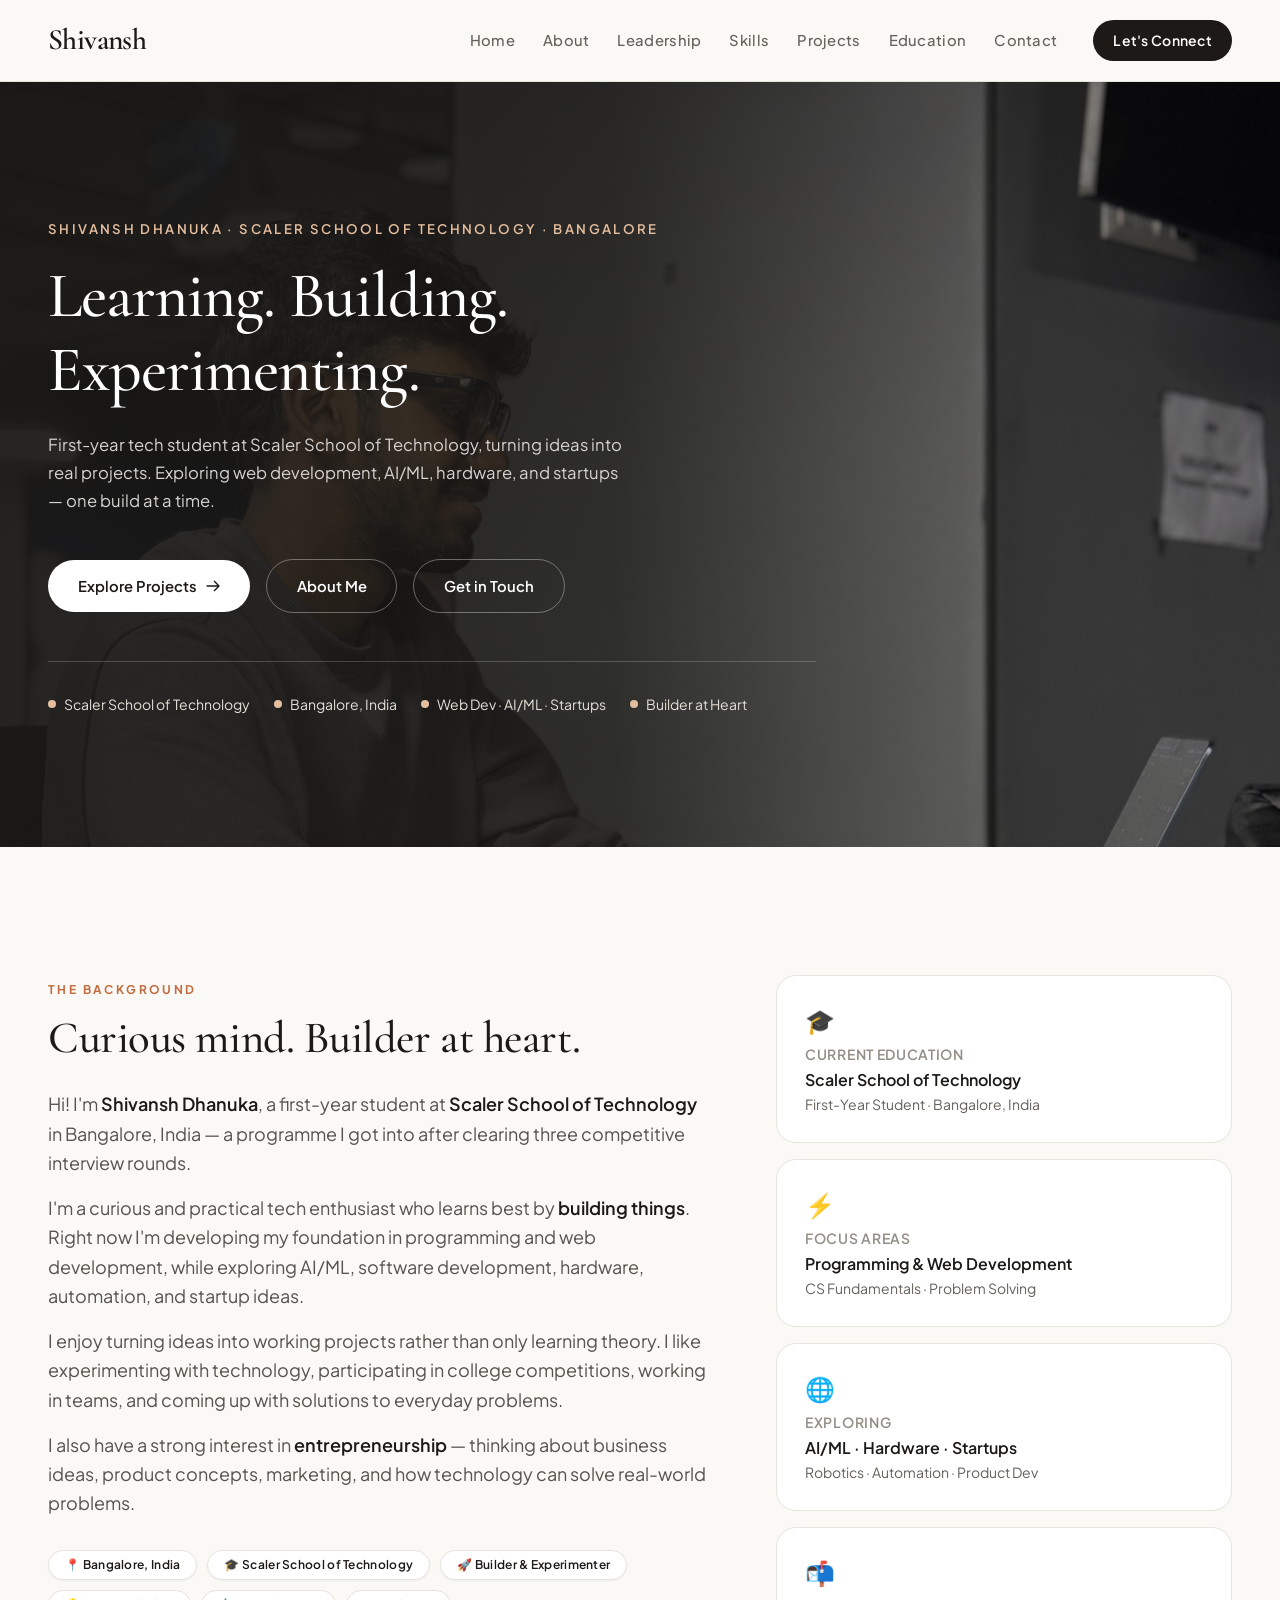
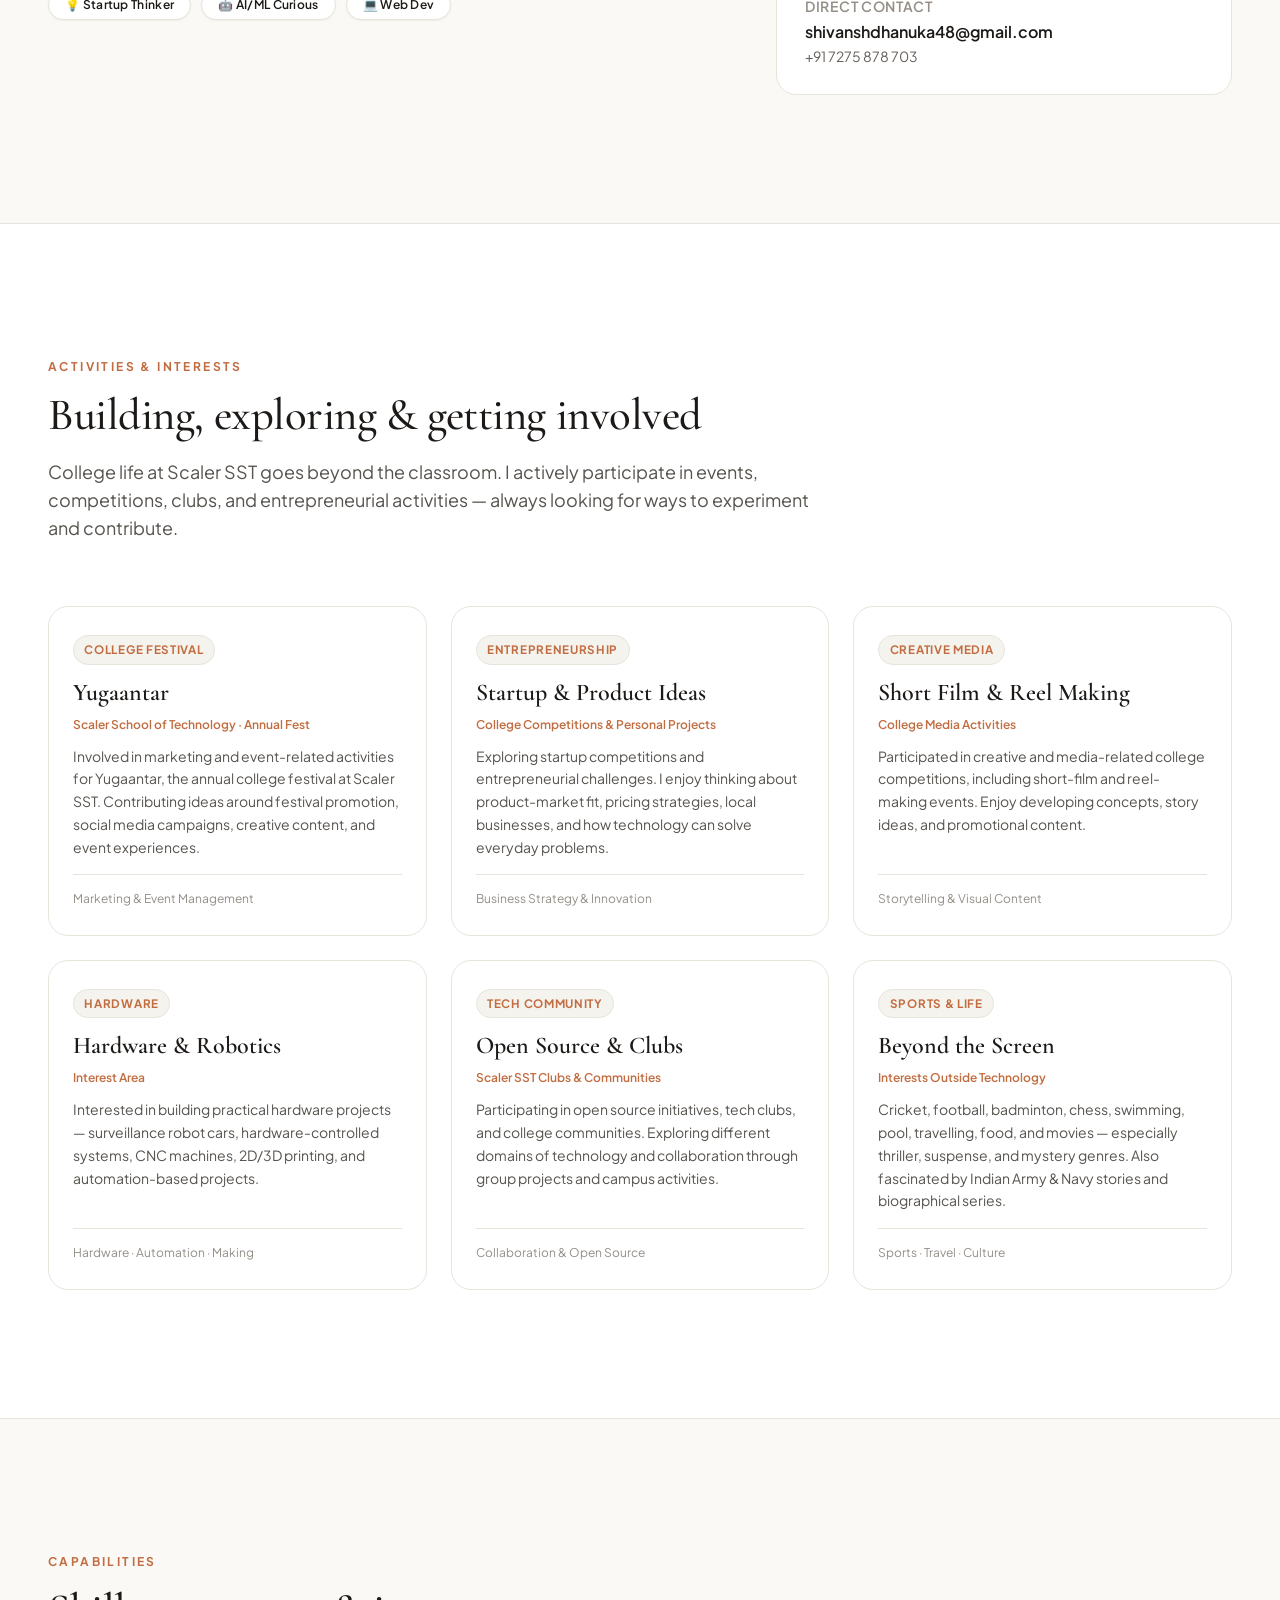
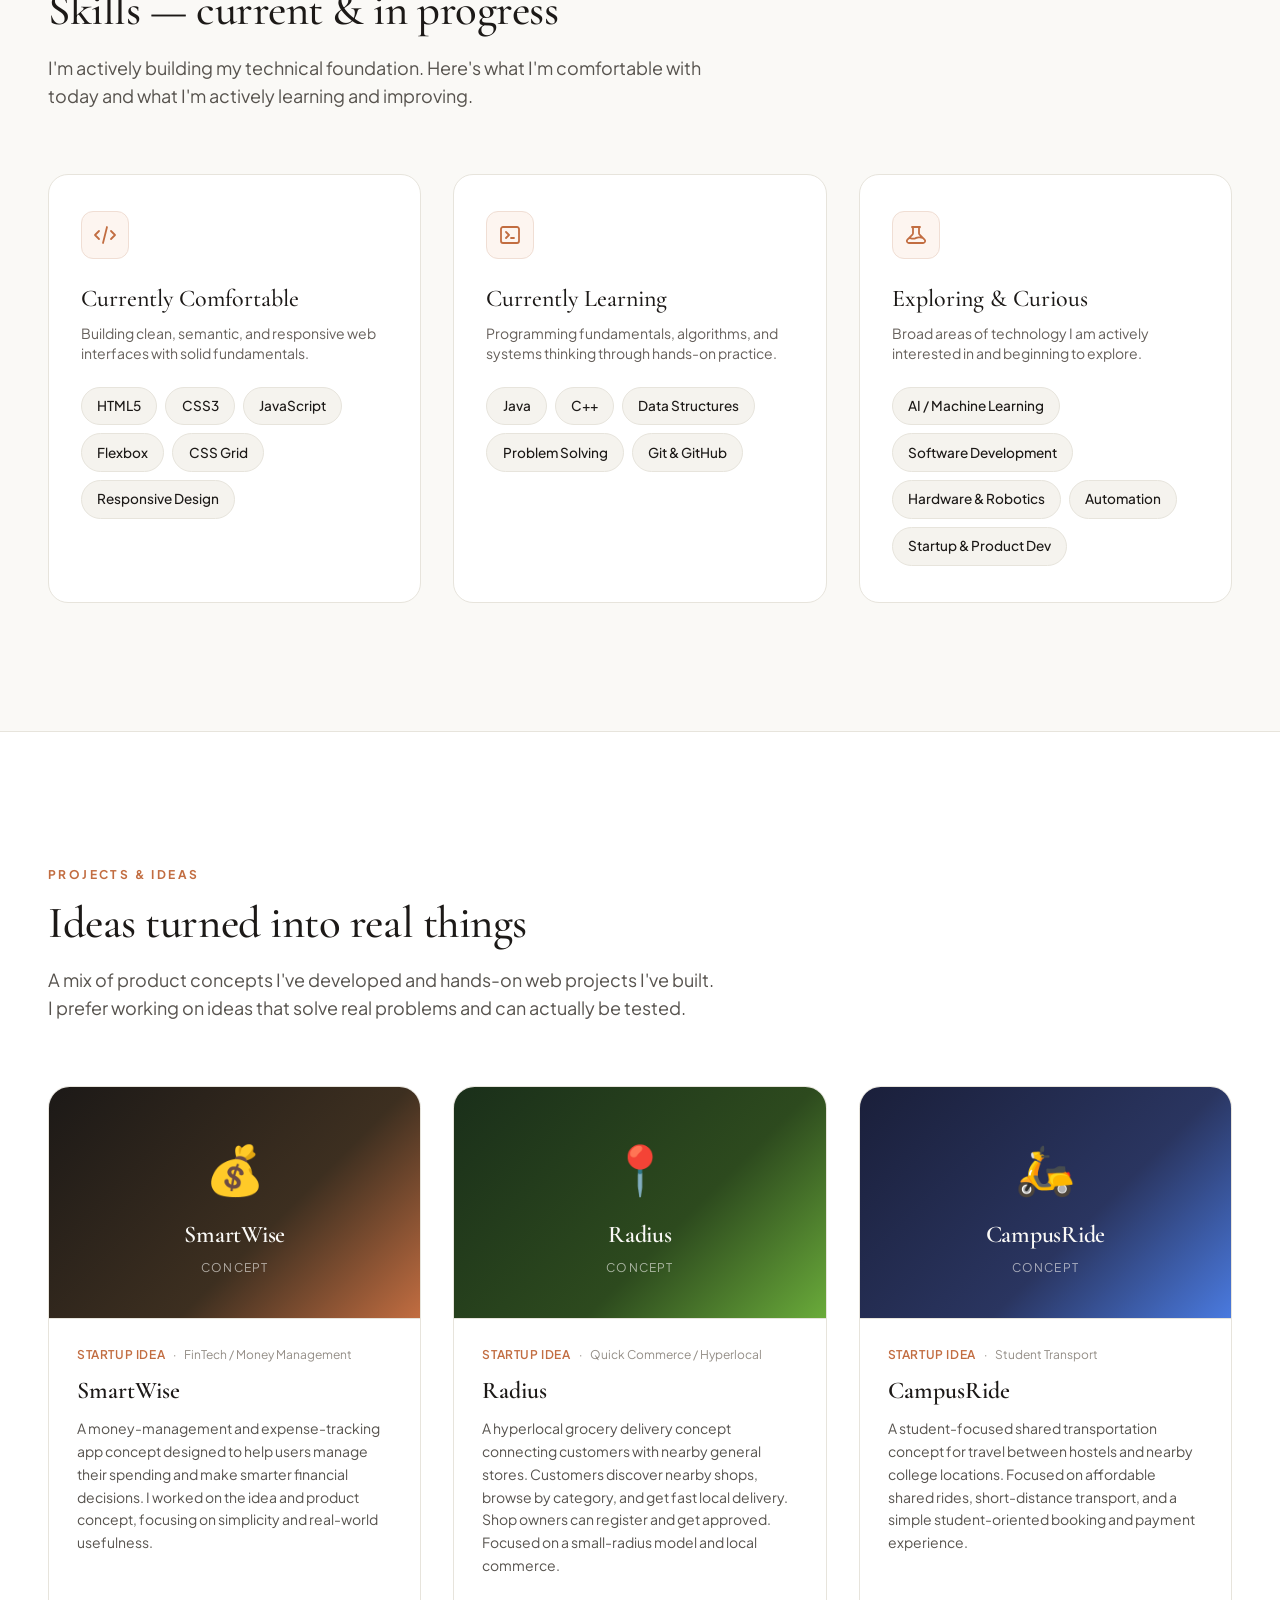
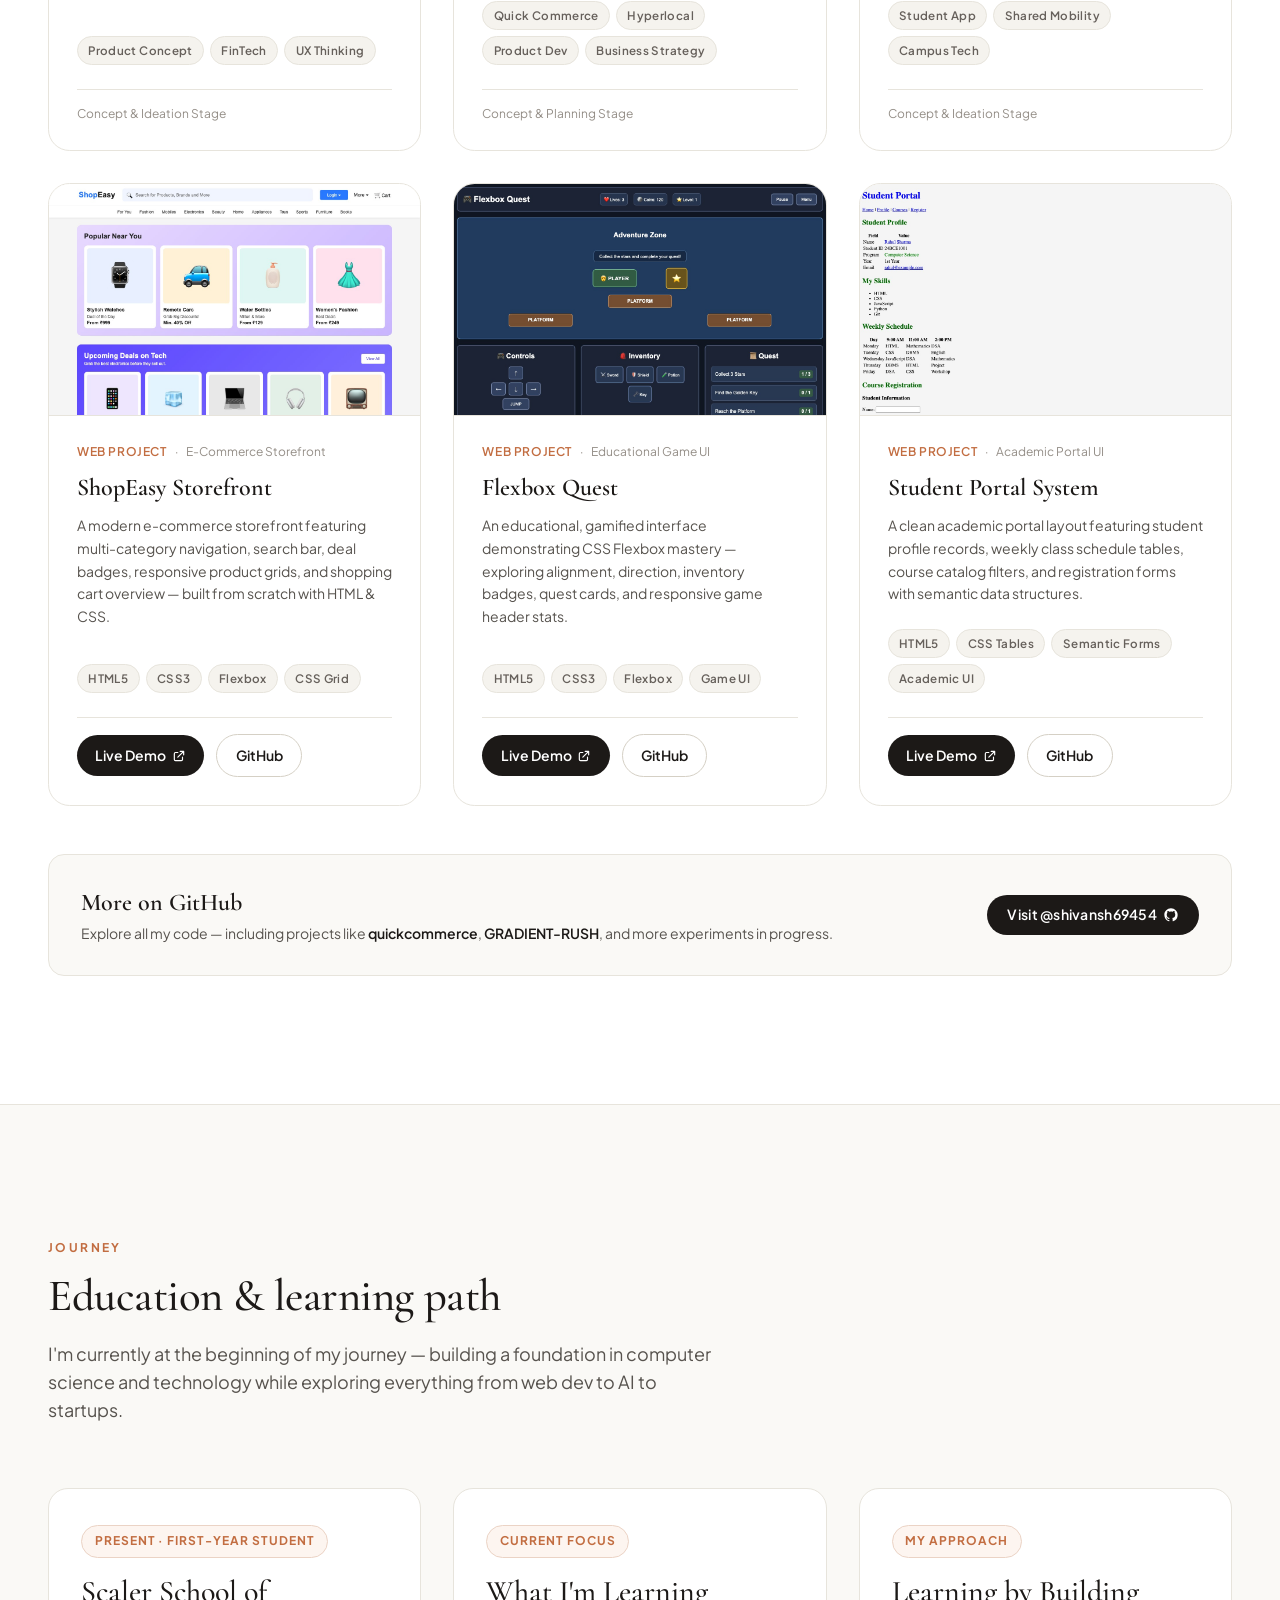
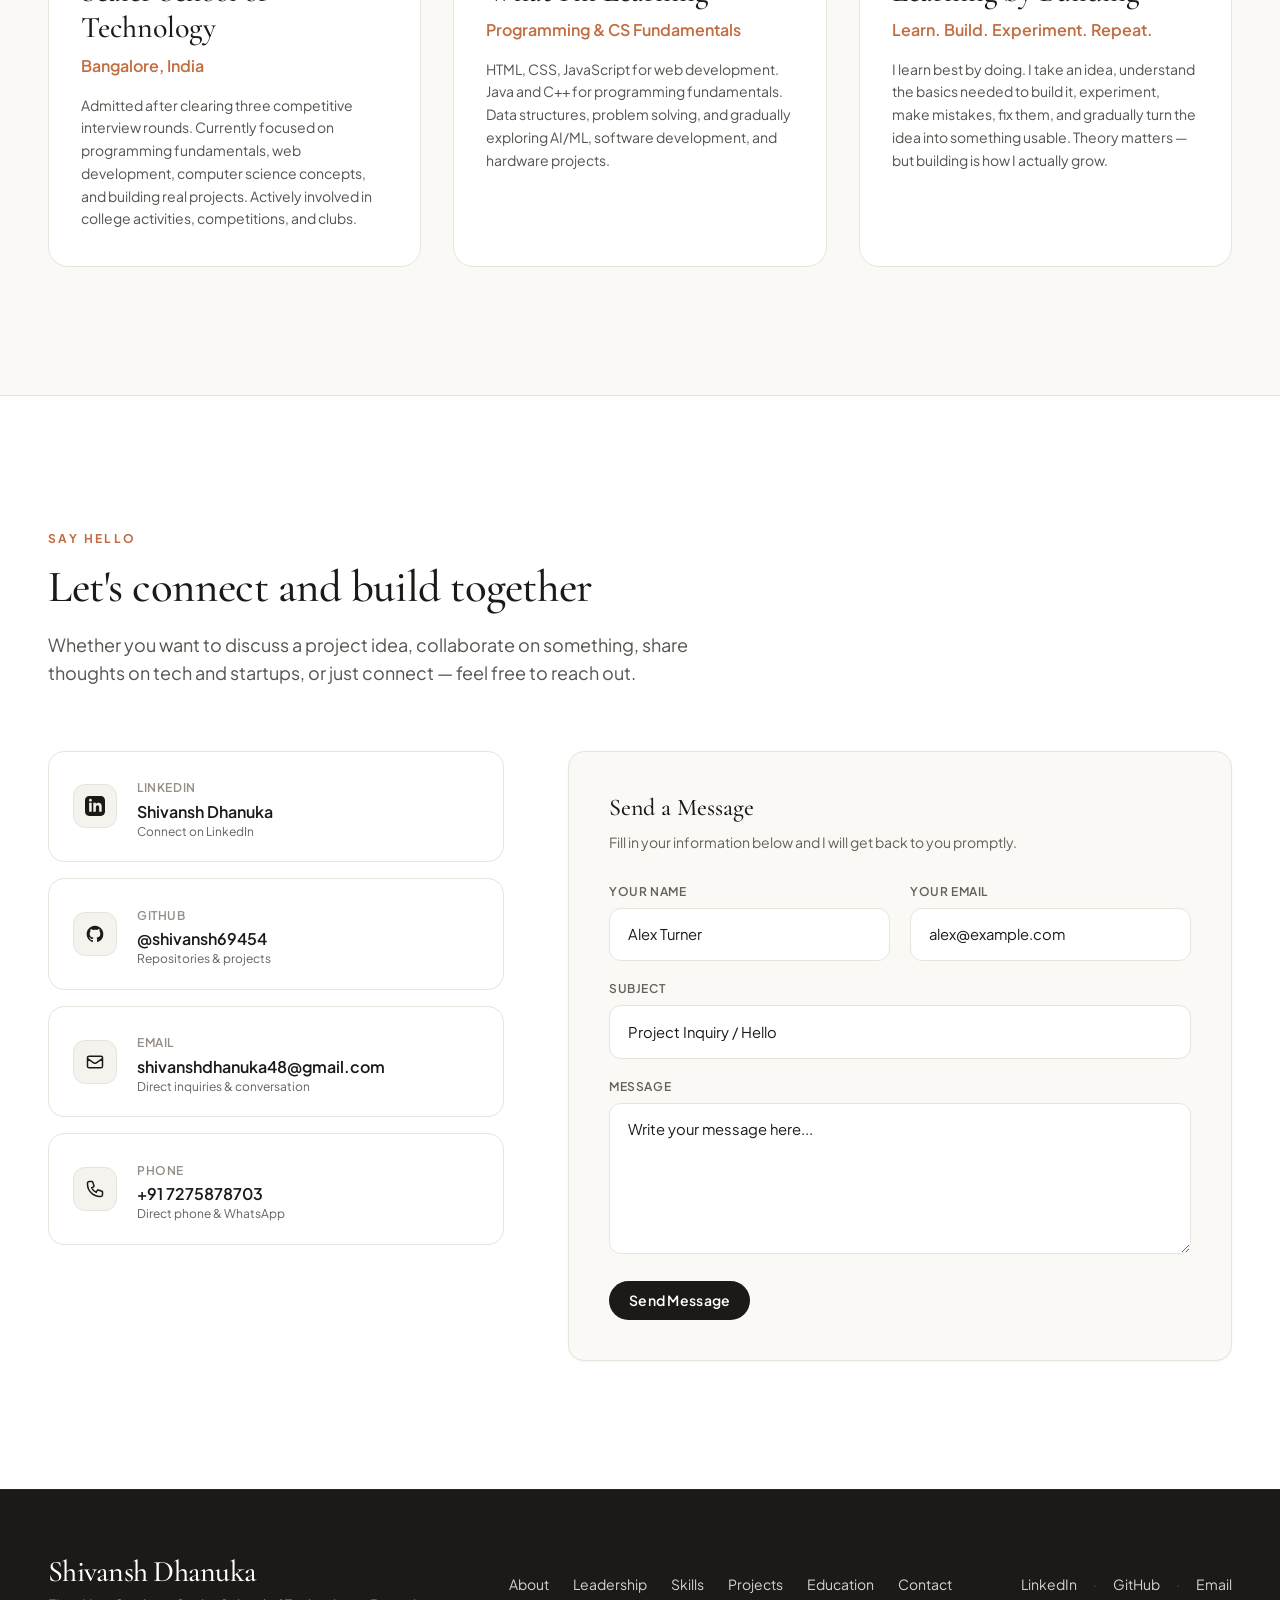
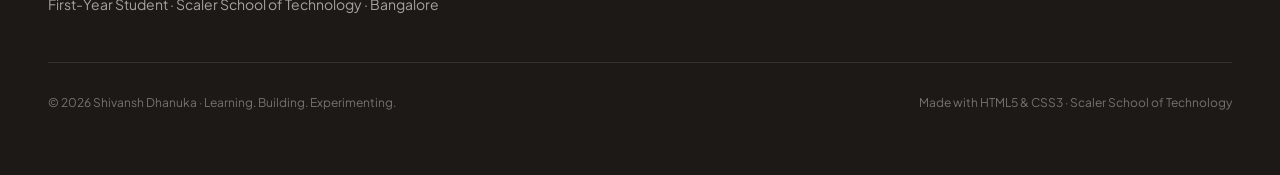
<file: index.html>
<!DOCTYPE html>
<html lang="en" class="scroll-smooth">

<head>
    <meta charset="UTF-8">
    <meta name="viewport" content="width=device-width, initial-scale=1.0">
    <title>Shivansh Dhanuka — Web Developer, CS &amp; AI Student, Student Leader</title>
    <meta name="description" content="Personal portfolio of Shivansh Dhanuka, Computer Science &amp; AI undergraduate at BITS Pilani, web developer at Scaler Academy, and former Student Council Secretary at AISG.">

    <!-- Google Fonts: Cormorant Garamond (Editorial Serif) & Plus Jakarta Sans (Clean Modern Sans) -->
    <link rel="preconnect" href="https://fonts.googleapis.com">
    <link rel="preconnect" href="https://fonts.gstatic.com" crossorigin>
    <link href="https://fonts.googleapis.com/css2?family=Cormorant+Garamond:ital,wght@0,400;0,500;0,600;0,700;1,400&family=Plus+Jakarta+Sans:wght@300;400;500;600;700&display=swap" rel="stylesheet">

    <!-- Main Stylesheet (Tailwind CSS Engine + Handcrafted CSS) -->
    <link rel="stylesheet" href="style.css">
</head>

<body class="bg-[#faf9f6] text-[#1c1917] antialiased">

    <!-- ========================================
         Navigation Bar
         ======================================== -->
    <header class="site-header">
        <nav class="max-w-7xl mx-auto px-6 sm:px-8 lg:px-12 py-4 flex items-center justify-between flex-wrap">
            <!-- Brand Logo -->
            <a href="#home" class="brand-logo" id="nav-brand">
                Shivansh
            </a>

            <!-- Pure CSS Mobile Menu Checkbox Toggle -->
            <input type="checkbox" id="nav-toggle" class="sr-only" aria-label="Toggle navigation menu">
            <label for="nav-toggle" class="md:hidden flex flex-col justify-center items-center w-10 h-10 cursor-pointer rounded-lg border border-[#e7e4dc] bg-white text-[#1c1917] hover:bg-[#f5f3ee] transition-colors" aria-label="Open menu">
                <span class="block w-5 h-0.5 bg-[#1c1917] mb-1 transition-transform"></span>
                <span class="block w-5 h-0.5 bg-[#1c1917] mb-1 transition-opacity"></span>
                <span class="block w-5 h-0.5 bg-[#1c1917] transition-transform"></span>
            </label>

            <!-- Navigation Links -->
            <div class="nav-menu-wrapper w-full md:w-auto flex flex-col md:flex-row items-center gap-6 md:gap-7 mt-4 md:mt-0">
                <a href="#home" class="nav-link">Home</a>
                <a href="#about" class="nav-link">About</a>
                <a href="#leadership" class="nav-link">Leadership</a>
                <a href="#skills" class="nav-link">Skills</a>
                <a href="#projects" class="nav-link">Projects</a>
                <a href="#education" class="nav-link">Education</a>
                <a href="#contact" class="nav-link">Contact</a>
                <a href="#contact" class="nav-cta-btn ml-0 md:ml-2">Let's Connect</a>
            </div>
        </nav>
    </header>

    <main id="main-content">

        <!-- ========================================
             Hero Section (Inspired by Tapia Editorial Template)
             ======================================== -->
        <section id="home" class="hero-banner relative flex items-center">
            <!-- Personal Photo Background -->
            <img src="HACKATHON 1 IMG.jpg" alt="Shivansh Dhanuka working on a laptop at a hackathon" class="hero-bg-img">

            <!-- Warm Editorial Contrast Overlay -->
            <div class="hero-overlay"></div>

            <!-- Hero Text Content -->
            <div class="relative z-10 max-w-7xl mx-auto px-6 sm:px-8 lg:px-12 py-24 sm:py-32 w-full">
                <div class="max-w-3xl animate-fade-up">
                    <span class="hero-tag">
                        Shivansh Dhanuka · Scaler School of Technology · Bangalore
                    </span>

                    <h1 class="hero-headline">
                        Learning. Building. Experimenting.
                    </h1>

                    <p class="hero-description">
                        First-year tech student at Scaler School of Technology, turning ideas into real projects. Exploring web development, AI/ML, hardware, and startups — one build at a time.
                    </p>

                    <div class="flex flex-wrap items-center gap-4 pt-2">
                        <a href="#projects" class="btn-primary">
                            <span>Explore Projects</span>
                            <svg class="w-4 h-4" fill="none" stroke="currentColor" viewBox="0 0 24 24">
                                <path stroke-linecap="round" stroke-linejoin="round" stroke-width="2" d="M14 5l7 7m0 0l-7 7m7-7H3"></path>
                            </svg>
                        </a>
                        <a href="#about" class="btn-secondary">
                            <span>About Me</span>
                        </a>
                        <a href="#contact" class="btn-secondary">
                            <span>Get in Touch</span>
                        </a>
                    </div>

                    <!-- Quick Highlight Badges -->
                    <div class="mt-12 pt-8 border-t border-white/20 flex flex-wrap gap-6 text-sm text-[#e5e0d8]">
                        <div class="flex items-center gap-2">
                            <span class="w-2 h-2 rounded-full bg-[#e5be9e]"></span>
                            <span>Scaler School of Technology</span>
                        </div>
                        <div class="flex items-center gap-2">
                            <span class="w-2 h-2 rounded-full bg-[#e5be9e]"></span>
                            <span>Bangalore, India</span>
                        </div>
                        <div class="flex items-center gap-2">
                            <span class="w-2 h-2 rounded-full bg-[#e5be9e]"></span>
                            <span>Web Dev · AI/ML · Startups</span>
                        </div>
                        <div class="flex items-center gap-2">
                            <span class="w-2 h-2 rounded-full bg-[#e5be9e]"></span>
                            <span>Builder at Heart</span>
                        </div>
                    </div>
                </div>
            </div>
        </section>

        <!-- ========================================
             About Section
             ======================================== -->
        <section id="about" class="py-24 sm:py-32 bg-[#faf9f6] border-b border-[#e7e4dc]">
            <div class="max-w-7xl mx-auto px-6 sm:px-8 lg:px-12">
                <div class="grid grid-cols-1 lg:grid-cols-12 gap-12 lg:gap-16 items-start">
                    
                    <!-- Left: Narrative -->
                    <div class="lg:col-span-7">
                        <span class="section-label">The Background</span>
                        <h2 class="section-title mb-6">
                            Curious mind. Builder at heart.
                        </h2>
                        
                        <div class="space-y-4 text-base sm:text-lg text-[#57534e] leading-relaxed">
                            <p>
                                Hi! I'm <strong class="text-[#1c1917] font-semibold">Shivansh Dhanuka</strong>, a first-year student at <strong class="text-[#1c1917] font-semibold">Scaler School of Technology</strong> in Bangalore, India — a programme I got into after clearing three competitive interview rounds.
                            </p>
                            <p>
                                I'm a curious and practical tech enthusiast who learns best by <strong class="text-[#1c1917] font-semibold">building things</strong>. Right now I'm developing my foundation in programming and web development, while exploring AI/ML, software development, hardware, automation, and startup ideas.
                            </p>
                            <p>
                                I enjoy turning ideas into working projects rather than only learning theory. I like experimenting with technology, participating in college competitions, working in teams, and coming up with solutions to everyday problems.
                            </p>
                            <p>
                                I also have a strong interest in <strong class="text-[#1c1917] font-semibold">entrepreneurship</strong> — thinking about business ideas, product concepts, marketing, and how technology can solve real-world problems.
                            </p>
                        </div>

                        <!-- Core Traits / Badges -->
                        <div class="mt-8 flex flex-wrap gap-2.5">
                            <span class="px-4 py-1.5 rounded-full text-xs font-semibold tracking-wide bg-[#ffffff] text-[#1c1917] border border-[#e7e4dc] shadow-xs">
                                📍 Bangalore, India
                            </span>
                            <span class="px-4 py-1.5 rounded-full text-xs font-semibold tracking-wide bg-[#ffffff] text-[#1c1917] border border-[#e7e4dc] shadow-xs">
                                🎓 Scaler School of Technology
                            </span>
                            <span class="px-4 py-1.5 rounded-full text-xs font-semibold tracking-wide bg-[#ffffff] text-[#1c1917] border border-[#e7e4dc] shadow-xs">
                                🚀 Builder &amp; Experimenter
                            </span>
                            <span class="px-4 py-1.5 rounded-full text-xs font-semibold tracking-wide bg-[#ffffff] text-[#1c1917] border border-[#e7e4dc] shadow-xs">
                                💡 Startup Thinker
                            </span>
                            <span class="px-4 py-1.5 rounded-full text-xs font-semibold tracking-wide bg-[#ffffff] text-[#1c1917] border border-[#e7e4dc] shadow-xs">
                                🤖 AI/ML Curious
                            </span>
                            <span class="px-4 py-1.5 rounded-full text-xs font-semibold tracking-wide bg-[#ffffff] text-[#1c1917] border border-[#e7e4dc] shadow-xs">
                                💻 Web Dev
                            </span>
                        </div>
                    </div>

                    <!-- Right: Quick Info Highlights Grid -->
                    <div class="lg:col-span-5 grid grid-cols-1 sm:grid-cols-2 lg:grid-cols-1 gap-4">
                        <div class="about-card">
                            <span class="text-2xl mb-2 block">🎓</span>
                            <h3 class="text-sm font-semibold uppercase tracking-wider text-[#948e87] mb-1">Current Education</h3>
                            <p class="text-base font-semibold text-[#1c1917]">Scaler School of Technology</p>
                            <p class="text-sm text-[#66605b] mt-0.5">First-Year Student · Bangalore, India</p>
                        </div>

                        <div class="about-card">
                            <span class="text-2xl mb-2 block">⚡</span>
                            <h3 class="text-sm font-semibold uppercase tracking-wider text-[#948e87] mb-1">Focus Areas</h3>
                            <p class="text-base font-semibold text-[#1c1917]">Programming &amp; Web Development</p>
                            <p class="text-sm text-[#66605b] mt-0.5">CS Fundamentals · Problem Solving</p>
                        </div>

                        <div class="about-card">
                            <span class="text-2xl mb-2 block">🌐</span>
                            <h3 class="text-sm font-semibold uppercase tracking-wider text-[#948e87] mb-1">Exploring</h3>
                            <p class="text-base font-semibold text-[#1c1917]">AI/ML · Hardware · Startups</p>
                            <p class="text-sm text-[#66605b] mt-0.5">Robotics · Automation · Product Dev</p>
                        </div>

                        <div class="about-card">
                            <span class="text-2xl mb-2 block">📬</span>
                            <h3 class="text-sm font-semibold uppercase tracking-wider text-[#948e87] mb-1">Direct Contact</h3>
                            <p class="text-base font-semibold text-[#1c1917]">
                                <a href="mailto:shivanshdhanuka48@gmail.com" class="hover:text-[#c26d41] transition-colors break-all">
                                    shivanshdhanuka48@gmail.com
                                </a>
                            </p>
                            <p class="text-sm text-[#66605b] mt-0.5">
                                <a href="tel:+917275878703" class="hover:text-[#c26d41] transition-colors">
                                    +91 7275 878 703
                                </a>
                            </p>
                        </div>
                    </div>

                </div>
            </div>
        </section>

        <!-- ========================================
             Leadership & Extracurriculars Section (From LinkedIn Spotlight)
             ======================================== -->
        <section id="leadership" class="py-24 sm:py-32 bg-[#ffffff] border-b border-[#e7e4dc]">
            <div class="max-w-7xl mx-auto px-6 sm:px-8 lg:px-12">
                <div class="max-w-3xl mb-16">
                    <span class="section-label">Activities &amp; Interests</span>
                    <h2 class="section-title mb-4">
                        Building, exploring &amp; getting involved
                    </h2>
                    <p class="text-base sm:text-lg text-[#57534e]">
                        College life at Scaler SST goes beyond the classroom. I actively participate in events, competitions, clubs, and entrepreneurial activities — always looking for ways to experiment and contribute.
                    </p>
                </div>

                <div class="grid grid-cols-1 md:grid-cols-2 lg:grid-cols-3 gap-6 items-stretch">
                    
                    <!-- Activity 1: Yugaantar Festival -->
                    <div class="activity-card">
                        <div>
                            <span class="activity-badge">College Festival</span>
                            <h3 class="font-editorial text-2xl font-semibold text-[#1c1917] mb-2">
                                Yugaantar
                            </h3>
                            <p class="text-xs text-[#c26d41] font-semibold mb-3">Scaler School of Technology · Annual Fest</p>
                            <p class="text-sm text-[#57534e] leading-relaxed">
                                Involved in marketing and event-related activities for Yugaantar, the annual college festival at Scaler SST. Contributing ideas around festival promotion, social media campaigns, creative content, and event experiences.
                            </p>
                        </div>
                        <div class="pt-4 mt-4 border-t border-[#e7e4dc] text-xs text-[#948e87]">
                            Marketing &amp; Event Management
                        </div>
                    </div>

                    <!-- Activity 2: Startup Competitions -->
                    <div class="activity-card">
                        <div>
                            <span class="activity-badge">Entrepreneurship</span>
                            <h3 class="font-editorial text-2xl font-semibold text-[#1c1917] mb-2">
                                Startup &amp; Product Ideas
                            </h3>
                            <p class="text-xs text-[#c26d41] font-semibold mb-3">College Competitions &amp; Personal Projects</p>
                            <p class="text-sm text-[#57534e] leading-relaxed">
                                Exploring startup competitions and entrepreneurial challenges. I enjoy thinking about product-market fit, pricing strategies, local businesses, and how technology can solve everyday problems.
                            </p>
                        </div>
                        <div class="pt-4 mt-4 border-t border-[#e7e4dc] text-xs text-[#948e87]">
                            Business Strategy &amp; Innovation
                        </div>
                    </div>

                    <!-- Activity 3: Media & Creative Work -->
                    <div class="activity-card">
                        <div>
                            <span class="activity-badge">Creative Media</span>
                            <h3 class="font-editorial text-2xl font-semibold text-[#1c1917] mb-2">
                                Short Film &amp; Reel Making
                            </h3>
                            <p class="text-xs text-[#c26d41] font-semibold mb-3">College Media Activities</p>
                            <p class="text-sm text-[#57534e] leading-relaxed">
                                Participated in creative and media-related college competitions, including short-film and reel-making events. Enjoy developing concepts, story ideas, and promotional content.
                            </p>
                        </div>
                        <div class="pt-4 mt-4 border-t border-[#e7e4dc] text-xs text-[#948e87]">
                            Storytelling &amp; Visual Content
                        </div>
                    </div>

                    <!-- Activity 4: Hardware & Robotics -->
                    <div class="activity-card">
                        <div>
                            <span class="activity-badge">Hardware</span>
                            <h3 class="font-editorial text-2xl font-semibold text-[#1c1917] mb-2">
                                Hardware &amp; Robotics
                            </h3>
                            <p class="text-xs text-[#c26d41] font-semibold mb-3">Interest Area</p>
                            <p class="text-sm text-[#57534e] leading-relaxed">
                                Interested in building practical hardware projects — surveillance robot cars, hardware-controlled systems, CNC machines, 2D/3D printing, and automation-based projects.
                            </p>
                        </div>
                        <div class="pt-4 mt-4 border-t border-[#e7e4dc] text-xs text-[#948e87]">
                            Hardware · Automation · Making
                        </div>
                    </div>

                    <!-- Activity 5: Open Source & Tech Clubs -->
                    <div class="activity-card">
                        <div>
                            <span class="activity-badge">Tech Community</span>
                            <h3 class="font-editorial text-2xl font-semibold text-[#1c1917] mb-2">
                                Open Source &amp; Clubs
                            </h3>
                            <p class="text-xs text-[#c26d41] font-semibold mb-3">Scaler SST Clubs &amp; Communities</p>
                            <p class="text-sm text-[#57534e] leading-relaxed">
                                Participating in open source initiatives, tech clubs, and college communities. Exploring different domains of technology and collaboration through group projects and campus activities.
                            </p>
                        </div>
                        <div class="pt-4 mt-4 border-t border-[#e7e4dc] text-xs text-[#948e87]">
                            Collaboration &amp; Open Source
                        </div>
                    </div>

                    <!-- Activity 6: Sports & Life Outside Tech -->
                    <div class="activity-card">
                        <div>
                            <span class="activity-badge">Sports &amp; Life</span>
                            <h3 class="font-editorial text-2xl font-semibold text-[#1c1917] mb-2">
                                Beyond the Screen
                            </h3>
                            <p class="text-xs text-[#c26d41] font-semibold mb-3">Interests Outside Technology</p>
                            <p class="text-sm text-[#57534e] leading-relaxed">
                                Cricket, football, badminton, chess, swimming, pool, travelling, food, and movies — especially thriller, suspense, and mystery genres. Also fascinated by Indian Army &amp; Navy stories and biographical series.
                            </p>
                        </div>
                        <div class="pt-4 mt-4 border-t border-[#e7e4dc] text-xs text-[#948e87]">
                            Sports · Travel · Culture
                        </div>
                    </div>

                </div>
            </div>
        </section>

        <!-- ========================================
             Skills Section
             ======================================== -->
        <section id="skills" class="py-24 sm:py-32 bg-[#faf9f6] border-b border-[#e7e4dc]">
            <div class="max-w-7xl mx-auto px-6 sm:px-8 lg:px-12">
                <div class="max-w-2xl mb-16">
                    <span class="section-label">Capabilities</span>
                    <h2 class="section-title mb-4">
                        Skills — current &amp; in progress
                    </h2>
                    <p class="text-base sm:text-lg text-[#57534e]">
                        I'm actively building my technical foundation. Here's what I'm comfortable with today and what I'm actively learning and improving.
                    </p>
                </div>

                <div class="grid grid-cols-1 md:grid-cols-3 gap-8">
                    
                    <!-- Frontend: Currently Comfortable -->
                    <div class="skill-category-card">
                        <div class="w-12 h-12 rounded-xl bg-[#fdf5f0] border border-[#f0ded4] flex items-center justify-center text-[#c26d41] mb-6">
                            <svg class="w-6 h-6" fill="none" stroke="currentColor" viewBox="0 0 24 24">
                                <path stroke-linecap="round" stroke-linejoin="round" stroke-width="1.8" d="M10 20l4-16m4 4l4 4-4 4M6 16l-4-4 4-4"></path>
                            </svg>
                        </div>
                        <h3 class="font-editorial text-2xl font-medium text-[#1c1917] mb-2">Currently Comfortable</h3>
                        <p class="text-sm text-[#66605b] mb-6">
                            Building clean, semantic, and responsive web interfaces with solid fundamentals.
                        </p>
                        <div class="flex flex-wrap gap-2">
                            <span class="skill-pill">HTML5</span>
                            <span class="skill-pill">CSS3</span>
                            <span class="skill-pill">JavaScript</span>
                            <span class="skill-pill">Flexbox</span>
                            <span class="skill-pill">CSS Grid</span>
                            <span class="skill-pill">Responsive Design</span>
                        </div>
                    </div>

                    <!-- Currently Learning -->
                    <div class="skill-category-card">
                        <div class="w-12 h-12 rounded-xl bg-[#fdf5f0] border border-[#f0ded4] flex items-center justify-center text-[#c26d41] mb-6">
                            <svg class="w-6 h-6" fill="none" stroke="currentColor" viewBox="0 0 24 24">
                                <path stroke-linecap="round" stroke-linejoin="round" stroke-width="1.8" d="M8 9l3 3-3 3m5 0h3M5 20h14a2 2 0 002-2V6a2 2 0 00-2-2H5a2 2 0 00-2 2v12a2 2 0 002 2z"></path>
                            </svg>
                        </div>
                        <h3 class="font-editorial text-2xl font-medium text-[#1c1917] mb-2">Currently Learning</h3>
                        <p class="text-sm text-[#66605b] mb-6">
                            Programming fundamentals, algorithms, and systems thinking through hands-on practice.
                        </p>
                        <div class="flex flex-wrap gap-2">
                            <span class="skill-pill">Java</span>
                            <span class="skill-pill">C++</span>
                            <span class="skill-pill">Data Structures</span>
                            <span class="skill-pill">Problem Solving</span>
                            <span class="skill-pill">Git &amp; GitHub</span>
                        </div>
                    </div>

                    <!-- Exploring & Curious About -->
                    <div class="skill-category-card">
                        <div class="w-12 h-12 rounded-xl bg-[#fdf5f0] border border-[#f0ded4] flex items-center justify-center text-[#c26d41] mb-6">
                            <svg class="w-6 h-6" fill="none" stroke="currentColor" viewBox="0 0 24 24">
                                <path stroke-linecap="round" stroke-linejoin="round" stroke-width="1.8" d="M19.428 15.428a2 2 0 00-1.022-.547l-2.387-.477a6 6 0 00-3.86.517l-.318.158a6 6 0 01-3.86.517L6.05 15.21a2 2 0 00-1.806.547M8 4h8l-1 1v5.172a2 2 0 00.586 1.414l5 5c1.26 1.26.367 3.414-1.415 3.414H4.828c-1.782 0-2.674-2.154-1.414-3.414l5-5A2 2 0 009 10.172V5L8 4z"></path>
                            </svg>
                        </div>
                        <h3 class="font-editorial text-2xl font-medium text-[#1c1917] mb-2">Exploring &amp; Curious</h3>
                        <p class="text-sm text-[#66605b] mb-6">
                            Broad areas of technology I am actively interested in and beginning to explore.
                        </p>
                        <div class="flex flex-wrap gap-2">
                            <span class="skill-pill">AI / Machine Learning</span>
                            <span class="skill-pill">Software Development</span>
                            <span class="skill-pill">Hardware &amp; Robotics</span>
                            <span class="skill-pill">Automation</span>
                            <span class="skill-pill">Startup &amp; Product Dev</span>
                        </div>
                    </div>

                </div>
            </div>
        </section>

        <!-- ========================================
             Projects Section
             ======================================== -->
        <section id="projects" class="py-24 sm:py-32 bg-[#ffffff] border-b border-[#e7e4dc]">
            <div class="max-w-7xl mx-auto px-6 sm:px-8 lg:px-12">
                <div class="max-w-2xl mb-16">
                    <span class="section-label">Projects &amp; Ideas</span>
                    <h2 class="section-title mb-4">
                        Ideas turned into real things
                    </h2>
                    <p class="text-base sm:text-lg text-[#57534e]">
                        A mix of product concepts I've developed and hands-on web projects I've built. I prefer working on ideas that solve real problems and can actually be tested.
                    </p>
                </div>

                <div class="grid grid-cols-1 md:grid-cols-2 lg:grid-cols-3 gap-8 items-stretch">

                    <!-- Startup Idea 1: SmartWise -->
                    <article class="project-card">
                        <div class="project-img-wrapper" style="background: linear-gradient(135deg, #1c1917 0%, #3d2f20 60%, #c26d41 100%); min-height: 180px; display:flex; align-items:center; justify-content:center;">
                            <div style="text-align:center; color:#faf9f6; padding: 2rem;">
                                <div style="font-size:3rem; margin-bottom:0.5rem;">💰</div>
                                <div style="font-family:var(--font-serif); font-size:1.5rem; font-weight:600; letter-spacing:-0.01em;">SmartWise</div>
                                <div style="font-size:0.75rem; opacity:0.6; margin-top:0.25rem; text-transform:uppercase; letter-spacing:0.1em;">Concept</div>
                            </div>
                        </div>
                        <div class="p-6 sm:p-7 flex flex-col flex-1">
                            <div class="flex items-center gap-2 mb-3">
                                <span class="text-xs font-semibold uppercase tracking-wider text-[#c26d41]">Startup Idea</span>
                                <span class="text-xs text-[#948e87]">·</span>
                                <span class="text-xs text-[#948e87]">FinTech / Money Management</span>
                            </div>

                            <h3 class="font-editorial text-2xl font-semibold text-[#1c1917] mb-2.5">
                                SmartWise
                            </h3>

                            <p class="text-sm text-[#57534e] leading-relaxed mb-6 flex-1">
                                A money-management and expense-tracking app concept designed to help users manage their spending and make smarter financial decisions. I worked on the idea and product concept, focusing on simplicity and real-world usefulness.
                            </p>

                            <div class="flex flex-wrap gap-1.5 mb-6">
                                <span class="project-tag">Product Concept</span>
                                <span class="project-tag">FinTech</span>
                                <span class="project-tag">UX Thinking</span>
                            </div>

                            <div class="flex items-center gap-3 pt-4 border-t border-[#e7e4dc]">
                                <span class="text-xs text-[#948e87] italic">Concept &amp; Ideation Stage</span>
                            </div>
                        </div>
                    </article>

                    <!-- Startup Idea 2: Radius -->
                    <article class="project-card">
                        <div class="project-img-wrapper" style="background: linear-gradient(135deg, #1a2f1a 0%, #2d4a1e 60%, #6aab3a 100%); min-height: 180px; display:flex; align-items:center; justify-content:center;">
                            <div style="text-align:center; color:#faf9f6; padding: 2rem;">
                                <div style="font-size:3rem; margin-bottom:0.5rem;">📍</div>
                                <div style="font-family:var(--font-serif); font-size:1.5rem; font-weight:600; letter-spacing:-0.01em;">Radius</div>
                                <div style="font-size:0.75rem; opacity:0.6; margin-top:0.25rem; text-transform:uppercase; letter-spacing:0.1em;">Concept</div>
                            </div>
                        </div>
                        <div class="p-6 sm:p-7 flex flex-col flex-1">
                            <div class="flex items-center gap-2 mb-3">
                                <span class="text-xs font-semibold uppercase tracking-wider text-[#c26d41]">Startup Idea</span>
                                <span class="text-xs text-[#948e87]">·</span>
                                <span class="text-xs text-[#948e87]">Quick Commerce / Hyperlocal</span>
                            </div>

                            <h3 class="font-editorial text-2xl font-semibold text-[#1c1917] mb-2.5">
                                Radius
                            </h3>

                            <p class="text-sm text-[#57534e] leading-relaxed mb-6 flex-1">
                                A hyperlocal grocery delivery concept connecting customers with nearby general stores. Customers discover nearby shops, browse by category, and get fast local delivery. Shop owners can register and get approved. Focused on a small-radius model and local commerce.
                            </p>

                            <div class="flex flex-wrap gap-1.5 mb-6">
                                <span class="project-tag">Quick Commerce</span>
                                <span class="project-tag">Hyperlocal</span>
                                <span class="project-tag">Product Dev</span>
                                <span class="project-tag">Business Strategy</span>
                            </div>

                            <div class="flex items-center gap-3 pt-4 border-t border-[#e7e4dc]">
                                <span class="text-xs text-[#948e87] italic">Concept &amp; Planning Stage</span>
                            </div>
                        </div>
                    </article>

                    <!-- Startup Idea 3: CampusRide -->
                    <article class="project-card">
                        <div class="project-img-wrapper" style="background: linear-gradient(135deg, #1a1f3a 0%, #2a3560 60%, #4a7adf 100%); min-height: 180px; display:flex; align-items:center; justify-content:center;">
                            <div style="text-align:center; color:#faf9f6; padding: 2rem;">
                                <div style="font-size:3rem; margin-bottom:0.5rem;">🛵</div>
                                <div style="font-family:var(--font-serif); font-size:1.5rem; font-weight:600; letter-spacing:-0.01em;">CampusRide</div>
                                <div style="font-size:0.75rem; opacity:0.6; margin-top:0.25rem; text-transform:uppercase; letter-spacing:0.1em;">Concept</div>
                            </div>
                        </div>
                        <div class="p-6 sm:p-7 flex flex-col flex-1">
                            <div class="flex items-center gap-2 mb-3">
                                <span class="text-xs font-semibold uppercase tracking-wider text-[#c26d41]">Startup Idea</span>
                                <span class="text-xs text-[#948e87]">·</span>
                                <span class="text-xs text-[#948e87]">Student Transport</span>
                            </div>

                            <h3 class="font-editorial text-2xl font-semibold text-[#1c1917] mb-2.5">
                                CampusRide
                            </h3>

                            <p class="text-sm text-[#57534e] leading-relaxed mb-6 flex-1">
                                A student-focused shared transportation concept for travel between hostels and nearby college locations. Focused on affordable shared rides, short-distance transport, and a simple student-oriented booking and payment experience.
                            </p>

                            <div class="flex flex-wrap gap-1.5 mb-6">
                                <span class="project-tag">Student App</span>
                                <span class="project-tag">Shared Mobility</span>
                                <span class="project-tag">Campus Tech</span>
                            </div>

                            <div class="flex items-center gap-3 pt-4 border-t border-[#e7e4dc]">
                                <span class="text-xs text-[#948e87] italic">Concept &amp; Ideation Stage</span>
                            </div>
                        </div>
                    </article>

                    <!-- Web Project 1: ShopEasy -->
                    <article class="project-card">
                        <div class="project-img-wrapper">
                            <img src="images/PHOTO-2026-10-04-12-23-45 2.jpg" alt="ShopEasy E-Commerce Storefront Screenshot" class="project-img">
                        </div>
                        <div class="p-6 sm:p-7 flex flex-col flex-1">
                            <div class="flex items-center gap-2 mb-3">
                                <span class="text-xs font-semibold uppercase tracking-wider text-[#c26d41]">Web Project</span>
                                <span class="text-xs text-[#948e87]">·</span>
                                <span class="text-xs text-[#948e87]">E-Commerce Storefront</span>
                            </div>

                            <h3 class="font-editorial text-2xl font-semibold text-[#1c1917] mb-2.5">
                                ShopEasy Storefront
                            </h3>

                            <p class="text-sm text-[#57534e] leading-relaxed mb-6 flex-1">
                                A modern e-commerce storefront featuring multi-category navigation, search bar, deal badges, responsive product grids, and shopping cart overview — built from scratch with HTML &amp; CSS.
                            </p>

                            <div class="flex flex-wrap gap-1.5 mb-6">
                                <span class="project-tag">HTML5</span>
                                <span class="project-tag">CSS3</span>
                                <span class="project-tag">Flexbox</span>
                                <span class="project-tag">CSS Grid</span>
                            </div>

                            <div class="flex items-center gap-3 pt-4 border-t border-[#e7e4dc]">
                                <a href="projetcs/shoppingweb.html" target="_blank" rel="noopener noreferrer" class="project-link-primary">
                                    <span>Live Demo</span>
                                    <svg class="w-3.5 h-3.5" fill="none" stroke="currentColor" viewBox="0 0 24 24">
                                        <path stroke-linecap="round" stroke-linejoin="round" stroke-width="2" d="M10 6H6a2 2 0 00-2 2v10a2 2 0 002 2h10a2 2 0 002-2v-4M14 4h6m0 0v6m0-6L10 14"></path>
                                    </svg>
                                </a>
                                <a href="https://github.com/shivansh69454/quickcommerce" target="_blank" rel="noopener noreferrer" class="project-link-secondary">
                                    <span>GitHub</span>
                                </a>
                            </div>
                        </div>
                    </article>

                    <!-- Web Project 2: Flexbox Quest -->
                    <article class="project-card">
                        <div class="project-img-wrapper">
                            <img src="images/PHOTO-2026-10-04-12-23-45.jpg" alt="Flexbox Quest Interactive Guide Screenshot" class="project-img">
                        </div>
                        <div class="p-6 sm:p-7 flex flex-col flex-1">
                            <div class="flex items-center gap-2 mb-3">
                                <span class="text-xs font-semibold uppercase tracking-wider text-[#c26d41]">Web Project</span>
                                <span class="text-xs text-[#948e87]">·</span>
                                <span class="text-xs text-[#948e87]">Educational Game UI</span>
                            </div>

                            <h3 class="font-editorial text-2xl font-semibold text-[#1c1917] mb-2.5">
                                Flexbox Quest
                            </h3>

                            <p class="text-sm text-[#57534e] leading-relaxed mb-6 flex-1">
                                An educational, gamified interface demonstrating CSS Flexbox mastery — exploring alignment, direction, inventory badges, quest cards, and responsive game header stats.
                            </p>

                            <div class="flex flex-wrap gap-1.5 mb-6">
                                <span class="project-tag">HTML5</span>
                                <span class="project-tag">CSS3</span>
                                <span class="project-tag">Flexbox</span>
                                <span class="project-tag">Game UI</span>
                            </div>

                            <div class="flex items-center gap-3 pt-4 border-t border-[#e7e4dc]">
                                <a href="projetcs/Assignment2.html" target="_blank" rel="noopener noreferrer" class="project-link-primary">
                                    <span>Live Demo</span>
                                    <svg class="w-3.5 h-3.5" fill="none" stroke="currentColor" viewBox="0 0 24 24">
                                        <path stroke-linecap="round" stroke-linejoin="round" stroke-width="2" d="M10 6H6a2 2 0 00-2 2v10a2 2 0 002 2h10a2 2 0 002-2v-4M14 4h6m0 0v6m0-6L10 14"></path>
                                    </svg>
                                </a>
                                <a href="https://github.com/shivansh69454" target="_blank" rel="noopener noreferrer" class="project-link-secondary">
                                    <span>GitHub</span>
                                </a>
                            </div>
                        </div>
                    </article>

                    <!-- Web Project 3: Student Portal -->
                    <article class="project-card">
                        <div class="project-img-wrapper">
                            <img src="images/WhatsApp Image 2026-10-04 at 12.23.45.jpeg" alt="Student Portal Academic UI Screenshot" class="project-img">
                        </div>
                        <div class="p-6 sm:p-7 flex flex-col flex-1">
                            <div class="flex items-center gap-2 mb-3">
                                <span class="text-xs font-semibold uppercase tracking-wider text-[#c26d41]">Web Project</span>
                                <span class="text-xs text-[#948e87]">·</span>
                                <span class="text-xs text-[#948e87]">Academic Portal UI</span>
                            </div>

                            <h3 class="font-editorial text-2xl font-semibold text-[#1c1917] mb-2.5">
                                Student Portal System
                            </h3>

                            <p class="text-sm text-[#57534e] leading-relaxed mb-6 flex-1">
                                A clean academic portal layout featuring student profile records, weekly class schedule tables, course catalog filters, and registration forms with semantic data structures.
                            </p>

                            <div class="flex flex-wrap gap-1.5 mb-6">
                                <span class="project-tag">HTML5</span>
                                <span class="project-tag">CSS Tables</span>
                                <span class="project-tag">Semantic Forms</span>
                                <span class="project-tag">Academic UI</span>
                            </div>

                            <div class="flex items-center gap-3 pt-4 border-t border-[#e7e4dc]">
                                <a href="projetcs/assignment1.html" target="_blank" rel="noopener noreferrer" class="project-link-primary">
                                    <span>Live Demo</span>
                                    <svg class="w-3.5 h-3.5" fill="none" stroke="currentColor" viewBox="0 0 24 24">
                                        <path stroke-linecap="round" stroke-linejoin="round" stroke-width="2" d="M10 6H6a2 2 0 00-2 2v10a2 2 0 002 2h10a2 2 0 002-2v-4M14 4h6m0 0v6m0-6L10 14"></path>
                                    </svg>
                                </a>
                                <a href="https://github.com/shivansh69454" target="_blank" rel="noopener noreferrer" class="project-link-secondary">
                                    <span>GitHub</span>
                                </a>
                            </div>
                        </div>
                    </article>

                </div>

                <!-- GitHub Repositories Banner -->
                <div class="mt-12 p-8 bg-[#faf9f6] border border-[#e7e4dc] rounded-2xl flex flex-col md:flex-row items-start md:items-center justify-between gap-6">
                    <div>
                        <h4 class="font-editorial text-2xl font-semibold text-[#1c1917] mb-1">More on GitHub</h4>
                        <p class="text-sm text-[#57534e]">Explore all my code — including projects like <span class="font-semibold text-[#1c1917]">quickcommerce</span>, <span class="font-semibold text-[#1c1917]">GRADIENT-RUSH</span>, and more experiments in progress.</p>
                    </div>
                    <a href="https://github.com/shivansh69454" target="_blank" rel="noopener noreferrer" class="nav-cta-btn flex-shrink-0">
                        <span>Visit @shivansh69454</span>
                        <svg class="w-4 h-4 ml-1.5" fill="currentColor" viewBox="0 0 24 24">
                            <path fill-rule="evenodd" clip-rule="evenodd" d="M12 2C6.477 2 2 6.484 2 12.017c0 4.425 2.865 8.18 6.839 9.504.5.092.682-.217.682-.483 0-.237-.008-.868-.013-1.703-2.782.605-3.369-1.343-3.369-1.343-.454-1.158-1.11-1.466-1.11-1.466-.908-.62.069-.608.069-.608 1.003.07 1.53 1.032 1.53 1.032.892 1.53 2.341 1.088 2.91.832.092-.647.35-1.088.636-1.338-2.22-.253-4.555-1.113-4.555-4.951 0-1.093.39-1.988 1.029-2.688-.103-.253-.446-1.272.098-2.65 0 0 .84-.27 2.75 1.026A9.564 9.564 0 0112 6.844c.85.004 1.705.115 2.504.337 1.909-1.296 2.747-1.027 2.747-1.027.546 1.379.202 2.398.1 2.651.64.7 1.028 1.595 1.028 2.688 0 3.848-2.339 4.695-4.566 4.943.359.309.678.92.678 1.855 0 1.338-.012 2.419-.012 2.747 0 .268.18.58.688.482A10.019 10.019 0 0022 12.017C22 6.484 17.522 2 12 2z"></path>
                        </svg>
                    </a>
                </div>
            </div>
        </section>

        <!-- ========================================
             Education Section
             ======================================== -->
        <section id="education" class="py-24 sm:py-32 bg-[#faf9f6] border-b border-[#e7e4dc]">
            <div class="max-w-7xl mx-auto px-6 sm:px-8 lg:px-12">
                <div class="max-w-2xl mb-16">
                    <span class="section-label">Journey</span>
                    <h2 class="section-title mb-4">
                        Education &amp; learning path
                    </h2>
                    <p class="text-base sm:text-lg text-[#57534e]">
                        I'm currently at the beginning of my journey — building a foundation in computer science and technology while exploring everything from web dev to AI to startups.
                    </p>
                </div>

                <div class="grid grid-cols-1 md:grid-cols-3 gap-8">
                    
                    <!-- Scaler School of Technology -->
                    <div class="education-timeline-card">
                        <span class="education-badge">Present · First-Year Student</span>
                        <h3 class="font-editorial text-2xl sm:text-3xl font-medium text-[#1c1917] mb-2">
                            Scaler School of Technology
                        </h3>
                        <p class="text-base font-semibold text-[#c26d41] mb-4">
                            Bangalore, India
                        </p>
                        <p class="text-sm text-[#57534e] leading-relaxed">
                            Admitted after clearing three competitive interview rounds. Currently focused on programming fundamentals, web development, computer science concepts, and building real projects. Actively involved in college activities, competitions, and clubs.
                        </p>
                    </div>

                    <!-- Focus Areas -->
                    <div class="education-timeline-card">
                        <span class="education-badge">Current Focus</span>
                        <h3 class="font-editorial text-2xl sm:text-3xl font-medium text-[#1c1917] mb-2">
                            What I'm Learning
                        </h3>
                        <p class="text-base font-semibold text-[#c26d41] mb-4">
                            Programming &amp; CS Fundamentals
                        </p>
                        <p class="text-sm text-[#57534e] leading-relaxed">
                            HTML, CSS, JavaScript for web development. Java and C++ for programming fundamentals. Data structures, problem solving, and gradually exploring AI/ML, software development, and hardware projects.
                        </p>
                    </div>

                    <!-- Philosophy -->
                    <div class="education-timeline-card">
                        <span class="education-badge">My Approach</span>
                        <h3 class="font-editorial text-2xl sm:text-3xl font-medium text-[#1c1917] mb-2">
                            Learning by Building
                        </h3>
                        <p class="text-base font-semibold text-[#c26d41] mb-4">
                            Learn. Build. Experiment. Repeat.
                        </p>
                        <p class="text-sm text-[#57534e] leading-relaxed">
                            I learn best by doing. I take an idea, understand the basics needed to build it, experiment, make mistakes, fix them, and gradually turn the idea into something usable. Theory matters — but building is how I actually grow.
                        </p>
                    </div>

                </div>
            </div>
        </section>

        <!-- ========================================
             Contact Section
             ======================================== -->
        <section id="contact" class="py-24 sm:py-32 bg-[#ffffff]">
            <div class="max-w-7xl mx-auto px-6 sm:px-8 lg:px-12">
                <div class="max-w-2xl mb-16">
                    <span class="section-label">Say Hello</span>
                    <h2 class="section-title mb-4">
                        Let's connect and build together
                    </h2>
                    <p class="text-base sm:text-lg text-[#57534e]">
                        Whether you want to discuss a project idea, collaborate on something, share thoughts on tech and startups, or just connect — feel free to reach out.
                    </p>
                </div>

                <div class="grid grid-cols-1 lg:grid-cols-12 gap-12 lg:gap-16 items-start">
                    
                    <!-- Direct Contact Cards (Left) -->
                    <div class="lg:col-span-5 space-y-4">
                        <!-- LinkedIn Card -->
                        <a href="https://www.linkedin.com/in/shivansh-dhanuka-507ba3324?utm_source=share_via&amp;utm_content=profile&amp;utm_medium=member_android" target="_blank" rel="noopener noreferrer" class="contact-info-card">
                            <div class="contact-icon-box">
                                <svg class="w-5 h-5" fill="currentColor" viewBox="0 0 24 24">
                                    <path d="M19 0h-14c-2.761 0-5 2.239-5 5v14c0 2.761 2.239 5 5 5h14c2.762 0 5-2.239 5-5v-14c0-2.761-2.238-5-5-5zm-11 19h-3v-11h3v11zm-1.5-12.268c-.966 0-1.75-.79-1.75-1.764s.784-1.764 1.75-1.764 1.75.79 1.75 1.764-.783 1.764-1.75 1.764zm13.5 12.268h-3v-5.604c0-3.368-4-3.113-4 0v5.604h-3v-11h3v1.765c1.396-2.586 7-2.777 7 2.476v6.759z"/>
                                </svg>
                            </div>
                            <div>
                                <span class="text-xs font-semibold uppercase tracking-wider text-[#948e87]">LinkedIn</span>
                                <h3 class="text-base font-semibold text-[#1c1917]">Shivansh Dhanuka</h3>
                                <p class="text-xs text-[#66605b]">Connect on LinkedIn</p>
                            </div>
                        </a>

                        <!-- GitHub Card -->
                        <a href="https://github.com/shivansh69454" target="_blank" rel="noopener noreferrer" class="contact-info-card">
                            <div class="contact-icon-box">
                                <svg class="w-5 h-5" fill="currentColor" viewBox="0 0 24 24">
                                    <path fill-rule="evenodd" clip-rule="evenodd" d="M12 2C6.477 2 2 6.484 2 12.017c0 4.425 2.865 8.18 6.839 9.504.5.092.682-.217.682-.483 0-.237-.008-.868-.013-1.703-2.782.605-3.369-1.343-3.369-1.343-.454-1.158-1.11-1.466-1.11-1.466-.908-.62.069-.608.069-.608 1.003.07 1.53 1.032 1.53 1.032.892 1.53 2.341 1.088 2.91.832.092-.647.35-1.088.636-1.338-2.22-.253-4.555-1.113-4.555-4.951 0-1.093.39-1.988 1.029-2.688-.103-.253-.446-1.272.098-2.65 0 0 .84-.27 2.75 1.026A9.564 9.564 0 0112 6.844c.85.004 1.705.115 2.504.337 1.909-1.296 2.747-1.027 2.747-1.027.546 1.379.202 2.398.1 2.651.64.7 1.028 1.595 1.028 2.688 0 3.848-2.339 4.695-4.566 4.943.359.309.678.92.678 1.855 0 1.338-.012 2.419-.012 2.747 0 .268.18.58.688.482A10.019 10.019 0 0022 12.017C22 6.484 17.522 2 12 2z"></path>
                                </svg>
                            </div>
                            <div>
                                <span class="text-xs font-semibold uppercase tracking-wider text-[#948e87]">GitHub</span>
                                <h3 class="text-base font-semibold text-[#1c1917]">@shivansh69454</h3>
                                <p class="text-xs text-[#66605b]">Repositories &amp; projects</p>
                            </div>
                        </a>

                        <!-- Email Card -->
                        <a href="mailto:shivanshdhanuka48@gmail.com" class="contact-info-card">
                            <div class="contact-icon-box">
                                <svg class="w-5 h-5" fill="none" stroke="currentColor" viewBox="0 0 24 24">
                                    <path stroke-linecap="round" stroke-linejoin="round" stroke-width="1.8" d="M3 8l7.89 5.26a2 2 0 002.22 0L21 8M5 19h14a2 2 0 002-2V7a2 2 0 00-2-2H5a2 2 0 00-2 2v10a2 2 0 002 2z"></path>
                                </svg>
                            </div>
                            <div>
                                <span class="text-xs font-semibold uppercase tracking-wider text-[#948e87]">Email</span>
                                <h3 class="text-base font-semibold text-[#1c1917]">shivanshdhanuka48@gmail.com</h3>
                                <p class="text-xs text-[#66605b]">Direct inquiries &amp; conversation</p>
                            </div>
                        </a>

                        <!-- Phone Card -->
                        <a href="tel:+917275878703" class="contact-info-card">
                            <div class="contact-icon-box">
                                <svg class="w-5 h-5" fill="none" stroke="currentColor" viewBox="0 0 24 24">
                                    <path stroke-linecap="round" stroke-linejoin="round" stroke-width="1.8" d="M3 5a2 2 0 012-2h3.28a1 1 0 01.948.684l1.498 4.493a1 1 0 01-.502 1.21l-2.257 1.13a11.042 11.042 0 005.516 5.516l1.13-2.257a1 1 0 011.21-.502l4.493 1.498a1 1 0 01.684.949V19a2 2 0 01-2 2h-1C9.716 21 3 14.284 3 6V5z"></path>
                                </svg>
                            </div>
                            <div>
                                <span class="text-xs font-semibold uppercase tracking-wider text-[#948e87]">Phone</span>
                                <h3 class="text-base font-semibold text-[#1c1917]">+91 7275878703</h3>
                                <p class="text-xs text-[#66605b]">Direct phone &amp; WhatsApp</p>
                            </div>
                        </a>
                    </div>

                    <!-- Contact Form (Right) -->
                    <div class="lg:col-span-7 bg-[#faf9f6] border border-[#e7e4dc] rounded-2xl p-8 sm:p-10 shadow-xs">
                        <h3 class="font-editorial text-2xl font-medium text-[#1c1917] mb-2">Send a Message</h3>
                        <p class="text-sm text-[#66605b] mb-8">Fill in your information below and I will get back to you promptly.</p>

                        <form action="mailto:shivanshdhanuka48@gmail.com" method="POST" enctype="text/plain" class="space-y-5">
                            <div class="grid grid-cols-1 sm:grid-cols-2 gap-5">
                                <div>
                                    <label for="contact-name" class="block text-xs font-semibold uppercase tracking-wider text-[#66605b] mb-2">Your Name</label>
                                    <input type="text" id="contact-name" name="Name" required placeholder="Alex Turner" class="form-input">
                                </div>
                                <div>
                                    <label for="contact-email" class="block text-xs font-semibold uppercase tracking-wider text-[#66605b] mb-2">Your Email</label>
                                    <input type="email" id="contact-email" name="Email" required placeholder="alex@example.com" class="form-input">
                                </div>
                            </div>

                            <div>
                                <label for="contact-subject" class="block text-xs font-semibold uppercase tracking-wider text-[#66605b] mb-2">Subject</label>
                                <input type="text" id="contact-subject" name="Subject" placeholder="Project Inquiry / Hello" class="form-input">
                            </div>

                            <div>
                                <label for="contact-message" class="block text-xs font-semibold uppercase tracking-wider text-[#66605b] mb-2">Message</label>
                                <textarea id="contact-message" name="Message" rows="5" required placeholder="Write your message here..." class="form-textarea"></textarea>
                            </div>

                            <div>
                                <button type="submit" class="nav-cta-btn w-full sm:w-auto px-8 py-3 text-base cursor-pointer">
                                    Send Message
                                </button>
                            </div>
                        </form>
                    </div>

                </div>
            </div>
        </section>

    </main>

    <!-- ========================================
         Footer (Editorial Tapia Style)
         ======================================== -->
    <footer class="bg-[#1c1917] text-[#d6d3d1] py-16 border-t border-[#292524]">
        <div class="max-w-7xl mx-auto px-6 sm:px-8 lg:px-12">
            <div class="flex flex-col md:flex-row items-start md:items-center justify-between gap-8 pb-12 border-b border-white/10">
                <div>
                    <a href="#home" class="font-editorial text-3xl font-medium tracking-tight text-[#ffffff] hover:text-[#e5be9e] transition-colors">
                        Shivansh Dhanuka
                    </a>
                    <p class="text-sm text-[#a8a29e] mt-1">
                        First-Year Student · Scaler School of Technology · Bangalore
                    </p>
                </div>

                <!-- Navigation Links in Footer -->
                <div class="flex flex-wrap gap-6 text-sm">
                    <a href="#about" class="text-[#d6d3d1] hover:text-white transition-colors">About</a>
                    <a href="#leadership" class="text-[#d6d3d1] hover:text-white transition-colors">Leadership</a>
                    <a href="#skills" class="text-[#d6d3d1] hover:text-white transition-colors">Skills</a>
                    <a href="#projects" class="text-[#d6d3d1] hover:text-white transition-colors">Projects</a>
                    <a href="#education" class="text-[#d6d3d1] hover:text-white transition-colors">Education</a>
                    <a href="#contact" class="text-[#d6d3d1] hover:text-white transition-colors">Contact</a>
                </div>

                <!-- Social Links -->
                <div class="flex items-center gap-4 text-sm">
                    <a href="https://www.linkedin.com/in/shivansh-dhanuka-507ba3324?utm_source=share_via&amp;utm_content=profile&amp;utm_medium=member_android" target="_blank" rel="noopener noreferrer" class="hover:text-white transition-colors" aria-label="LinkedIn profile">
                        LinkedIn
                    </a>
                    <span class="text-white/20">·</span>
                    <a href="https://github.com/shivansh69454" target="_blank" rel="noopener noreferrer" class="hover:text-white transition-colors" aria-label="GitHub profile">
                        GitHub
                    </a>
                    <span class="text-white/20">·</span>
                    <a href="mailto:shivanshdhanuka48@gmail.com" class="hover:text-white transition-colors" aria-label="Send email">
                        Email
                    </a>
                </div>
            </div>

            <div class="pt-8 flex flex-col sm:flex-row items-center justify-between gap-4 text-xs text-[#78716c]">
                <p>© 2026 Shivansh Dhanuka · Learning. Building. Experimenting.</p>
                <p>Made with HTML5 &amp; CSS3 · Scaler School of Technology</p>
            </div>
        </div>
    </footer>

</body>
</html>
</file>
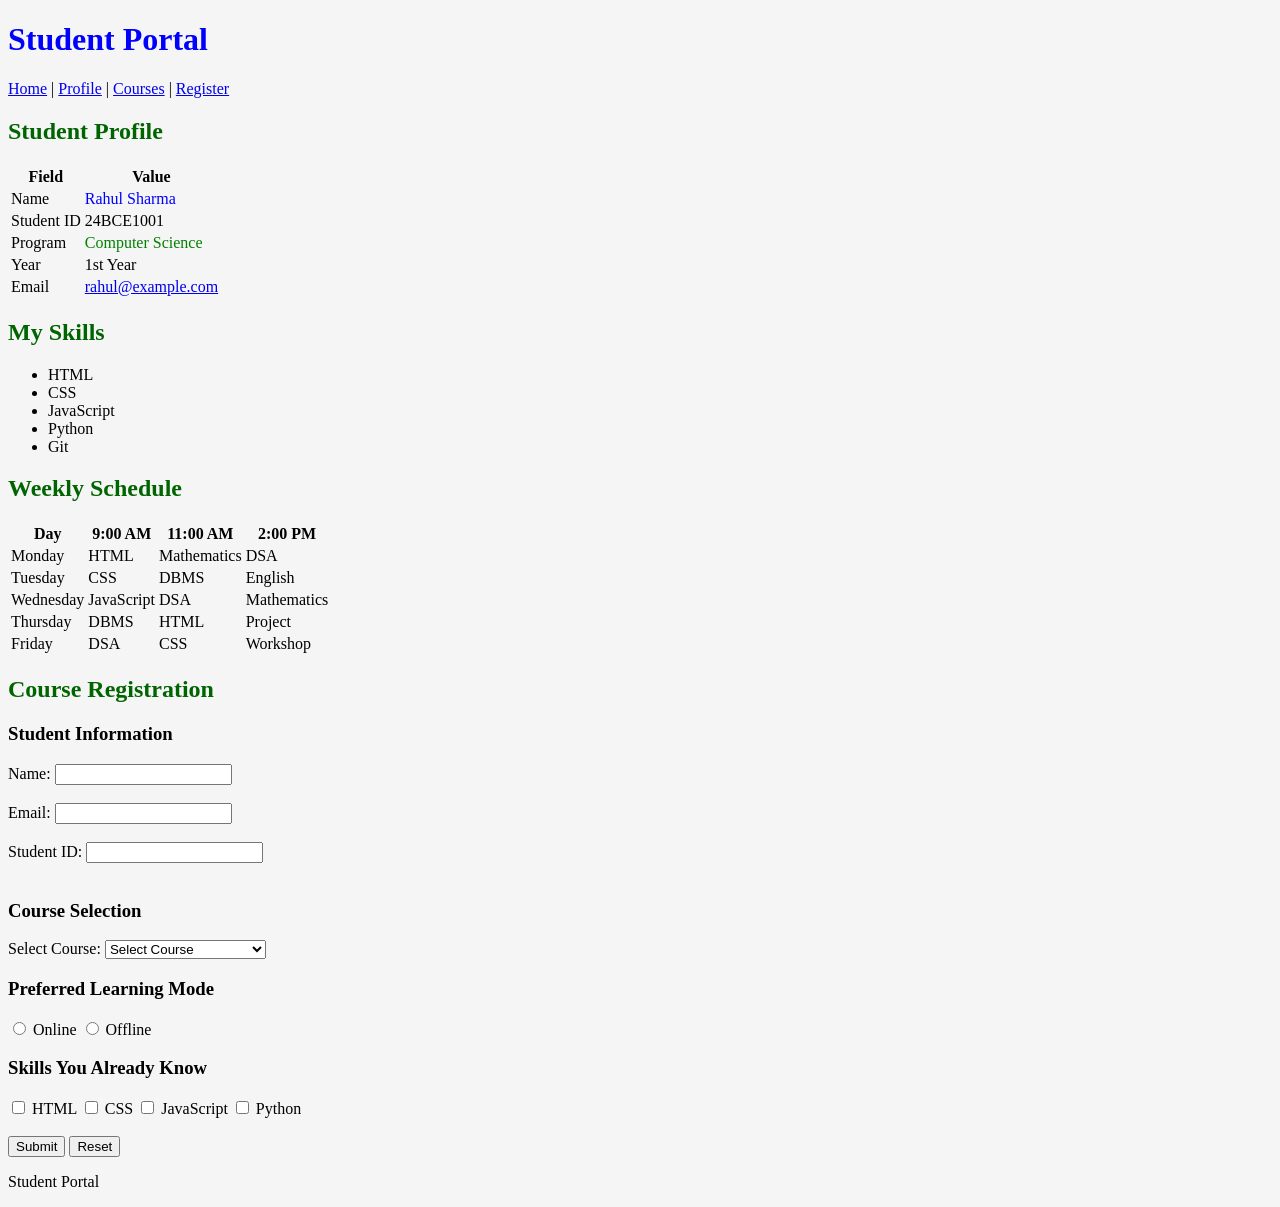
<file: projetcs/assignment1.html>
<!DOCTYPE html>
<html>

<head>
    <title>Student Portal</title>

    <style>
        body {
            background-color: #f5f5f5;
        }

        h1 {
            color: blue;
        }

        h2 {
            color: darkgreen;
        }

        .highlight {
            color: green;
        }

        #student-name {
            color: blue;
        }
    </style>
</head>

<body>

    <header>
        <h1>Student Portal</h1>

        <nav>
            <a href="#">Home</a> |
            <a href="#">Profile</a> |
            <a href="#">Courses</a> |
            <a href="#">Register</a>
        </nav>
    </header>

    <main>

        <section>
            <h2>Student Profile</h2>

            <table>
                <tr>
                    <th>Field</th>
                    <th>Value</th>
                </tr>

                <tr>
                    <td>Name</td>
                    <td>
                        <span id="student-name">Rahul Sharma</span>
                    </td>
                </tr>

                <tr>
                    <td>Student ID</td>
                    <td>24BCE1001</td>
                </tr>

                <tr>
                    <td>Program</td>
                    <td class="highlight">Computer Science</td>
                </tr>

                <tr>
                    <td>Year</td>
                    <td>1st Year</td>
                </tr>

                <tr>
                    <td>Email</td>
                    <td>
                        <a href="mailto:rahul@example.com">rahul@example.com</a>
                    </td>
                </tr>
            </table>
        </section>


        <section>
            <h2>My Skills</h2>

            <ul>
                <li>HTML</li>
                <li>CSS</li>
                <li>JavaScript</li>
                <li>Python</li>
                <li>Git</li>
            </ul>
        </section>


        <section>
            <h2>Weekly Schedule</h2>

            <table>
                <tr>
                    <th>Day</th>
                    <th>9:00 AM</th>
                    <th>11:00 AM</th>
                    <th>2:00 PM</th>
                </tr>

                <tr>
                    <td>Monday</td>
                    <td>HTML</td>
                    <td>Mathematics</td>
                    <td>DSA</td>
                </tr>

                <tr>
                    <td>Tuesday</td>
                    <td>CSS</td>
                    <td>DBMS</td>
                    <td>English</td>
                </tr>

                <tr>
                    <td>Wednesday</td>
                    <td>JavaScript</td>
                    <td>DSA</td>
                    <td>Mathematics</td>
                </tr>

                <tr>
                    <td>Thursday</td>
                    <td>DBMS</td>
                    <td>HTML</td>
                    <td>Project</td>
                </tr>

                <tr>
                    <td>Friday</td>
                    <td>DSA</td>
                    <td>CSS</td>
                    <td>Workshop</td>
                </tr>
            </table>
        </section>


        <section>
            <h2>Course Registration</h2>

            <form>

                <h3>Student Information</h3>

                <label for="name">Name:</label>
                <input type="text" id="name" name="name">
                <br><br>

                <label for="email">Email:</label>
                <input type="email" id="email" name="email">
                <br><br>

                <label for="studentid">Student ID:</label>
                <input type="text" id="studentid" name="studentid">
                <br><br>


                <h3>Course Selection</h3>

                <label for="course">Select Course:</label>

                <select id="course" name="course">
                    <option>Select Course</option>
                    <option>HTML & CSS</option>
                    <option>JavaScript</option>
                    <option>Python</option>
                    <option>Data Structures</option>
                    <option>Database Management</option>
                </select>


                <h3>Preferred Learning Mode</h3>

                <input type="radio" id="online" name="mode" value="online">
                <label for="online">Online</label>

                <input type="radio" id="offline" name="mode" value="offline">
                <label for="offline">Offline</label>


                <h3>Skills You Already Know</h3>

                <input type="checkbox" id="html" name="skills" value="HTML">
                <label for="html">HTML</label>

                <input type="checkbox" id="css" name="skills" value="CSS">
                <label for="css">CSS</label>

                <input type="checkbox" id="javascript" name="skills" value="JavaScript">
                <label for="javascript">JavaScript</label>

                <input type="checkbox" id="python" name="skills" value="Python">
                <label for="python">Python</label>

                <br><br>

                <button type="submit">Submit</button>
                <button type="reset">Reset</button>

            </form>
        </section>

    </main>


    <footer>
        <p>Student Portal</p>
    </footer>

</body>

</html>
</file>
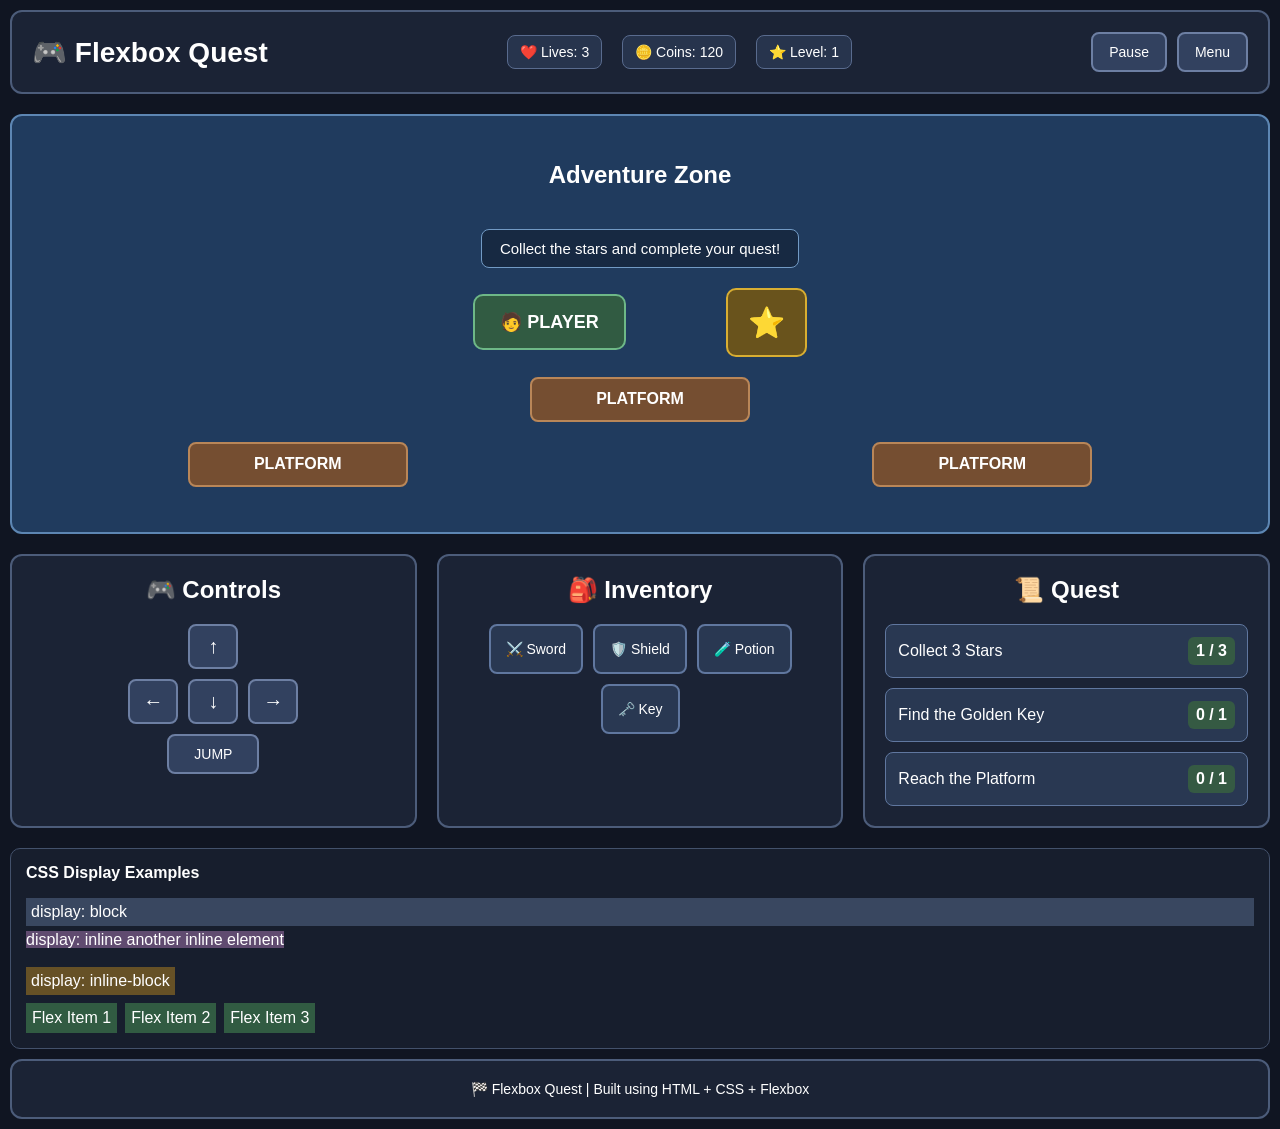
<file: projetcs/Assignment2.html>
<!DOCTYPE html>
<html lang="en">

<head>
    <meta charset="UTF-8">

    <!--
        This makes the website responsive on mobile phones.
    -->
    <meta name="viewport" content="width=device-width, initial-scale=1.0">

    <title>Flexbox Quest</title>

    <style>
        /* =====================================================
           BASIC PAGE STYLING
           ===================================================== */

        /*
            box-sizing: border-box means padding and border
            are included inside the element's total width.
        */
        * {
            box-sizing: border-box;
        }

        /*
            Remove the default margin from the browser.
        */
        body {
            margin: 0;
            padding: 0;

            font-family: Arial, sans-serif;

            /* Dark background for the game */
            background-color: #101522;

            color: white;
        }


        /* =====================================================
           HEADER
           ===================================================== */

        /*
            The header uses Flexbox.

            display: flex
            = turns the header into a Flexbox container.

            justify-content: space-between
            = puts space between the left, middle and right parts.

            align-items: center
            = vertically centers the items.

            flex-wrap: wrap
            = allows items to move to another line on smaller screens.
        */
        .game-header {
            display: flex;

            justify-content: space-between;

            align-items: center;

            flex-wrap: wrap;

            gap: 15px;

            padding: 20px;
            margin: 10px;

            background-color: #1b2335;

            border: 2px solid #4c5c7a;

            border-radius: 12px;
        }


        /* Game title */

        .game-title {
            margin: 0;

            font-size: 28px;
        }


        /* =====================================================
           GAME INFORMATION
           ===================================================== */

        /*
            This Flexbox contains:
            Lives
            Coins
            Level
        */
        .game-info {
            display: flex;

            /*
                Adds space between each game statistic.
            */
            gap: 20px;

            /*
                Vertically aligns the items.
            */
            align-items: center;

            /*
                Allows the items to wrap on smaller screens.
            */
            flex-wrap: wrap;
        }


        /* Individual game statistic */

        .stat {
            display: inline-block;

            padding: 8px 12px;

            background-color: #27344d;

            border: 1px solid #596b8e;

            border-radius: 8px;

            font-size: 14px;
        }


        /* =====================================================
           HEADER BUTTONS
           ===================================================== */

        /*
            The Pause and Menu buttons are placed
            next to each other using Flexbox.
        */
        .header-actions {
            display: flex;

            gap: 10px;
        }


        /* Common button style */

        button {
            padding: 10px 16px;

            background-color: #32415f;

            color: white;

            border: 2px solid #6d7fa3;

            border-radius: 8px;

            font-size: 14px;

            cursor: pointer;
        }


        /*
            :hover changes the button appearance
            when the mouse is placed over it.
        */
        button:hover {
            background-color: #4b6290;
        }


        /* =====================================================
           MAIN CONTENT
           ===================================================== */

        main {
            width: 100%;

            padding: 0 10px;
        }


        /* =====================================================
           GAME AREA
           ===================================================== */

        /*
            This is the main game area.

            flex-direction: column
            = places the children from top to bottom.

            align-items: center
            = centers the children horizontally.

            gap
            = creates space between the children.
        */
        .game-area {
            display: flex;

            flex-direction: column;

            align-items: center;

            gap: 20px;

            min-height: 420px;

            margin: 20px 0;

            padding: 25px;

            background-color: #203b5e;

            border: 2px solid #5d86b3;

            border-radius: 12px;
        }


        /* Small instruction box */

        .game-message {
            padding: 10px 18px;

            background-color: #172942;

            border: 1px solid #729ac4;

            border-radius: 8px;

            font-size: 15px;
        }


        /* =====================================================
           PLAYER + STAR ROW
           ===================================================== */

        /*
            These two elements are placed in a row
            using Flexbox.
        */
        .top-row {
            display: flex;

            justify-content: center;

            align-items: center;

            gap: 100px;

            width: 100%;
        }


        /* Star */

        .star {
            display: inline-block;

            padding: 15px 20px;

            background-color: #69531c;

            border: 2px solid #d8ae32;

            border-radius: 10px;

            font-size: 30px;
        }


        /* Player */

        .player {
            display: inline-block;

            padding: 15px 25px;

            background-color: #315b42;

            border: 2px solid #6eb887;

            border-radius: 10px;

            font-size: 18px;

            font-weight: bold;
        }


        /* =====================================================
           MIDDLE PLATFORM
           ===================================================== */

        .middle-row {
            display: flex;

            justify-content: center;

            align-items: center;

            width: 100%;
        }


        /* Platform design */

        .platform {
            display: flex;

            /*
                Centers the word "PLATFORM"
                inside the platform.
            */
            justify-content: center;

            align-items: center;

            width: 220px;

            height: 45px;

            background-color: #754e31;

            border: 2px solid #b98658;

            border-radius: 8px;

            font-weight: bold;
        }


        /* =====================================================
           BOTTOM PLATFORMS
           ===================================================== */

        /*
            Creates a row containing two platforms.

            justify-content: space-between
            = pushes the platforms apart.
        */
        .bottom-row {
            display: flex;

            justify-content: space-between;

            align-items: center;

            gap: 25px;

            width: 75%;
        }


        /* =====================================================
           THREE MAIN PANELS
           ===================================================== */

        /*
            This contains:

            1. Controls
            2. Inventory
            3. Quest

            The panels are placed next to each other.
        */
        .game-panels {
            display: flex;

            /*
                Panels are arranged horizontally.
            */
            flex-direction: row;

            gap: 20px;

            margin: 20px 0;
        }


        /*
            Each panel gets equal space because of:

            flex: 1

            This means all three panels share
            the available width equally.
        */
        .panel {
            flex: 1;

            padding: 20px;

            background-color: #1b2335;

            border: 2px solid #4c5c7a;

            border-radius: 12px;
        }


        /* Panel heading */

        .panel h2 {
            margin-top: 0;

            text-align: center;
        }


        /* =====================================================
           CONTROLS PANEL
           ===================================================== */

        /*
            The controls are arranged vertically.
        */
        .controls-content {
            display: flex;

            flex-direction: column;

            align-items: center;

            gap: 10px;
        }


        /*
            This creates a row for the arrow buttons.
        */
        .control-row {
            display: flex;

            justify-content: center;

            align-items: center;

            gap: 10px;
        }


        /* Arrow buttons */

        .control-button {
            width: 50px;

            height: 45px;

            padding: 5px;

            font-size: 20px;
        }


        /* Jump button */

        .jump-button {
            padding: 10px 25px;
        }


        /* =====================================================
           INVENTORY PANEL
           ===================================================== */

        /*
            Inventory items use Flexbox.

            flex-wrap: wrap
            = when there is not enough room,
              items move onto a new line.
        */
        .inventory-items {
            display: flex;

            justify-content: center;

            align-items: center;

            gap: 10px;

            flex-wrap: wrap;
        }


        /* Individual inventory item */

        .item {
            /*
                inline-block lets the item sit beside
                other items while still allowing padding.
            */
            display: inline-block;

            padding: 15px;

            background-color: #293852;

            border: 2px solid #60779f;

            border-radius: 8px;

            font-size: 14px;
        }


        /* Inventory hover effect */

        .item:hover {
            background-color: #3a4e72;
        }


        /* =====================================================
           QUEST PANEL
           ===================================================== */

        /*
            Quest items are placed one below another.
        */
        .quest-list {
            display: flex;

            flex-direction: column;

            gap: 10px;
        }


        /*
            Each quest item has:

            Quest name on the left
            Progress on the right
        */
        .quest-item {
            display: flex;

            justify-content: space-between;

            align-items: center;

            gap: 10px;

            padding: 12px;

            background-color: #293852;

            border: 1px solid #60779f;

            border-radius: 8px;
        }


        /* Quest progress badge */

        .progress {
            padding: 5px 8px;

            background-color: #355a43;

            border-radius: 6px;

            font-weight: bold;
        }


        /* =====================================================
           DISPLAY PROPERTY DEMONSTRATION
           ===================================================== */

        /*
            This section demonstrates the different
            display properties required by the assignment.
        */
        .display-demo {
            margin-top: 20px;

            padding: 15px;

            background-color: #171e2d;

            border: 1px solid #43516b;

            border-radius: 10px;
        }


        .display-demo h3 {
            margin-top: 0;

            font-size: 16px;
        }


        /*
            display: block

            A block element starts on a new line
            and normally takes the available width.
        */
        .demo-block {
            display: block;

            padding: 5px;

            margin-bottom: 5px;

            background-color: #394760;
        }


        /*
            display: inline

            Inline elements stay on the same line
            and mainly use the size of their content.
        */
        .demo-inline {
            display: inline;

            background-color: #604b70;
        }


        /*
            display: inline-block

            It stays beside other elements like inline,
            but we can apply padding and dimensions.
        */
        .demo-inline-block {
            display: inline-block;

            padding: 5px;

            background-color: #665126;
        }


        /*
            display: flex

            This creates a Flexbox container.
        */
        .demo-flex {
            display: flex;

            gap: 8px;

            margin-top: 8px;
        }


        /* Flexbox child elements */

        .demo-flex span {
            padding: 6px;

            background-color: #315b42;
        }


        /* =====================================================
           FOOTER
           ===================================================== */

        footer {
            padding: 20px;

            margin: 10px;

            text-align: center;

            background-color: #1b2335;

            border: 2px solid #4c5c7a;

            border-radius: 12px;

            font-size: 14px;
        }


        /* =====================================================
           RESPONSIVE DESIGN
           ===================================================== */

        /*
            This media query activates when the screen
            becomes 768px wide or smaller.

            The important part for the assignment is:

            .game-panels {
                flex-direction: column;
            }

            So the three panels change from:

            [ Controls ] [ Inventory ] [ Quest ]

            into:

            [ Controls ]
            [ Inventory ]
            [ Quest ]
        */
        @media (max-width: 768px) {

            /* Stack the header items vertically */
            .game-header {
                flex-direction: column;

                justify-content: center;

                text-align: center;
            }


            /* Center the statistics */
            .game-info {
                justify-content: center;
            }


            /* Center the header buttons */
            .header-actions {
                justify-content: center;
            }


            /*
                MAIN REQUIREMENT:

                Change the three panels
                from a row to a column.
            */
            .game-panels {
                flex-direction: column;
            }


            /* Reduce the gap on smaller screens */
            .top-row {
                gap: 30px;
            }


            /* Make bottom platforms fit better */
            .bottom-row {
                width: 100%;

                gap: 15px;
            }


            /* Slightly reduce platform width */
            .platform {
                width: 180px;
            }
        }


        /* =====================================================
           EXTRA SMALL MOBILE SCREEN
           ===================================================== */

        @media (max-width: 375px) {

            /* Make title smaller */
            .game-title {
                font-size: 22px;
            }


            /* Stack game statistics */
            .game-info {
                flex-direction: column;

                gap: 8px;
            }


            /* Stack player and star */
            .top-row {
                flex-direction: column;

                gap: 15px;
            }


            /* Stack the bottom platforms */
            .bottom-row {
                flex-direction: column;
            }


            /* Make platform use the available width */
            .platform {
                width: 100%;
            }


            /* Reduce game area padding */
            .game-area {
                padding: 15px;
            }


            /* Reduce panel padding */
            .panel {
                padding: 15px;
            }
        }
    </style>
</head>


<body>


    <!-- =====================================================
         HEADER
         ===================================================== -->

    <header class="game-header">

        <!-- Main title -->
        <h1 class="game-title">
            🎮 Flexbox Quest
        </h1>


        <!--
            Game statistics.
            These are placed in a Flexbox row.
        -->
        <div class="game-info">

            <span class="stat">
                ❤️ Lives: 3
            </span>

            <span class="stat">
                🪙 Coins: 120
            </span>

            <span class="stat">
                ⭐ Level: 1
            </span>

        </div>


        <!-- Pause and Menu buttons -->
        <div class="header-actions">

            <button>
                Pause
            </button>

            <button>
                Menu
            </button>

        </div>

    </header>


    <!-- =====================================================
         MAIN CONTENT
         ===================================================== -->

    <main>


        <!-- =================================================
             GAME AREA
             ================================================= -->

        <section class="game-area">

            <h2>
                Adventure Zone
            </h2>


            <!-- Small instruction -->
            <div class="game-message">
                Collect the stars and complete your quest!
            </div>


            <!--
                Player and star are placed in a Flexbox row.
            -->
            <div class="top-row">

                <div class="player">
                    🧑 PLAYER
                </div>

                <div class="star">
                    ⭐
                </div>

            </div>


            <!--
                Center platform
            -->
            <div class="middle-row">

                <div class="platform">
                    PLATFORM
                </div>

            </div>


            <!--
                Two additional platforms
            -->
            <div class="bottom-row">

                <div class="platform">
                    PLATFORM
                </div>

                <div class="platform">
                    PLATFORM
                </div>

            </div>

        </section>


        <!-- =================================================
             THREE PANELS
             ================================================= -->

        <section class="game-panels">


            <!-- =============================================
                 CONTROLS PANEL
                 ============================================= -->

            <div class="panel">

                <h2>
                    🎮 Controls
                </h2>


                <div class="controls-content">

                    <!-- Up arrow -->
                    <div class="control-row">

                        <button class="control-button">
                            ↑
                        </button>

                    </div>


                    <!-- Left, down and right arrows -->
                    <div class="control-row">

                        <button class="control-button">
                            ←
                        </button>

                        <button class="control-button">
                            ↓
                        </button>

                        <button class="control-button">
                            →
                        </button>

                    </div>


                    <!-- Jump button -->
                    <button class="jump-button">
                        JUMP
                    </button>

                </div>

            </div>


            <!-- =============================================
                 INVENTORY PANEL
                 ============================================= -->

            <div class="panel">

                <h2>
                    🎒 Inventory
                </h2>


                <!--
                    flex-wrap is used here so the items
                    can move to another row if necessary.
                -->
                <div class="inventory-items">

                    <div class="item">
                        ⚔️ Sword
                    </div>

                    <div class="item">
                        🛡️ Shield
                    </div>

                    <div class="item">
                        🧪 Potion
                    </div>

                    <div class="item">
                        🗝️ Key
                    </div>

                </div>

            </div>


            <!-- =============================================
                 QUEST PANEL
                 ============================================= -->

            <div class="panel">

                <h2>
                    📜 Quest
                </h2>


                <div class="quest-list">


                    <!-- First quest -->
                    <div class="quest-item">

                        <span>
                            Collect 3 Stars
                        </span>

                        <span class="progress">
                            1 / 3
                        </span>

                    </div>


                    <!-- Second quest -->
                    <div class="quest-item">

                        <span>
                            Find the Golden Key
                        </span>

                        <span class="progress">
                            0 / 1
                        </span>

                    </div>


                    <!-- Third quest -->
                    <div class="quest-item">

                        <span>
                            Reach the Platform
                        </span>

                        <span class="progress">
                            0 / 1
                        </span>

                    </div>

                </div>

            </div>

        </section>


        <!-- =================================================
             DISPLAY PROPERTY EXAMPLE
             ================================================= -->

        <section class="display-demo">

            <h3>
                CSS Display Examples
            </h3>


            <!-- Example of display:block -->
            <div class="demo-block">
                display: block
            </div>


            <!-- Examples of display:inline -->
            <span class="demo-inline">
                display: inline
            </span>

            <span class="demo-inline">
                another inline element
            </span>


            <br><br>


            <!-- Example of display:inline-block -->
            <div class="demo-inline-block">
                display: inline-block
            </div>


            <!-- Example of display:flex -->
            <div class="demo-flex">

                <span>
                    Flex Item 1
                </span>

                <span>
                    Flex Item 2
                </span>

                <span>
                    Flex Item 3
                </span>

            </div>

        </section>

    </main>


    <!-- =====================================================
         FOOTER
         ===================================================== -->

    <footer>

        🏁 Flexbox Quest |
        Built using HTML + CSS + Flexbox

    </footer>


</body>

</html>
</file>
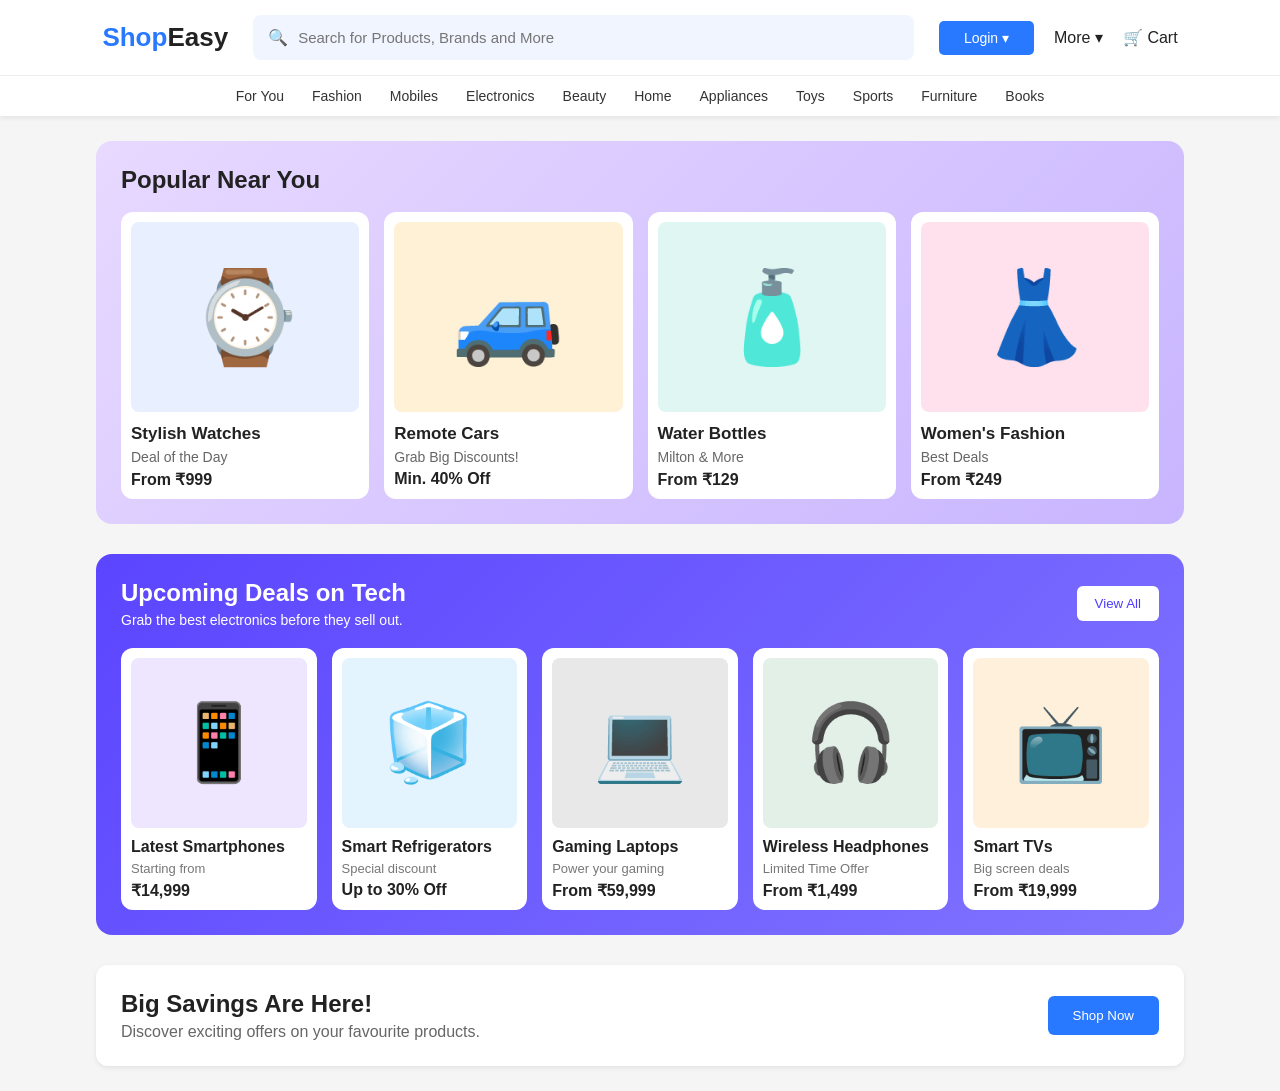
<file: projetcs/shoppingweb.html>
<!DOCTYPE html>
<html lang="en">

<head>
    <meta charset="UTF-8">
    <meta name="viewport" content="width=device-width, initial-scale=1.0">
    <title>ShopEasy</title>

    <!-- CSS -->
    <link rel="stylesheet" href="style.css">
</head>

<body>

    <!-- Header -->
    <header>

        <div class="top-bar">

            <div class="logo">
                <span>Shop</span>Easy
            </div>

            <div class="search-box">
                <span>🔍</span>
                <input type="text" placeholder="Search for Products, Brands and More">
            </div>

            <div class="header-right">
                <button>Login ▾</button>
                <span>More ▾</span>
                <span class="cart">🛒 Cart</span>
            </div>

        </div>

        <!-- Navigation -->
        <nav>
            <a href="#">For You</a>
            <a href="#">Fashion</a>
            <a href="#">Mobiles</a>
            <a href="#">Electronics</a>
            <a href="#">Beauty</a>
            <a href="#">Home</a>
            <a href="#">Appliances</a>
            <a href="#">Toys</a>
            <a href="#">Sports</a>
            <a href="#">Furniture</a>
            <a href="#">Books</a>
        </nav>

    </header>


    <!-- Main content -->
    <main>

        <!-- Popular section -->
        <section class="deal-section">

            <h2>Popular Near You</h2>

            <div class="product-row">

                <div class="product-card">
                    <div class="product-image watch">
                        ⌚
                    </div>

                    <h3>Stylish Watches</h3>
                    <p>Deal of the Day</p>
                    <strong>From ₹999</strong>
                </div>


                <div class="product-card">
                    <div class="product-image toy">
                        🚙
                    </div>

                    <h3>Remote Cars</h3>
                    <p>Grab Big Discounts!</p>
                    <strong>Min. 40% Off</strong>
                </div>


                <div class="product-card">
                    <div class="product-image bottle">
                        🧴
                    </div>

                    <h3>Water Bottles</h3>
                    <p>Milton & More</p>
                    <strong>From ₹129</strong>
                </div>


                <div class="product-card">
                    <div class="product-image fashion">
                        👗
                    </div>

                    <h3>Women's Fashion</h3>
                    <p>Best Deals</p>
                    <strong>From ₹249</strong>
                </div>

            </div>

        </section>


        <!-- Technology section -->
        <section class="tech-section">

            <div class="section-heading">

                <div>
                    <h2>Upcoming Deals on Tech</h2>
                    <p>Grab the best electronics before they sell out.</p>
                </div>

                <button class="view-button">
                    View All
                </button>

            </div>


            <div class="tech-products">

                <div class="tech-card">

                    <div class="tech-image phone">
                        📱
                    </div>

                    <h3>Latest Smartphones</h3>
                    <p>Starting from</p>
                    <strong>₹14,999</strong>

                </div>


                <div class="tech-card">

                    <div class="tech-image fridge">
                        🧊
                    </div>

                    <h3>Smart Refrigerators</h3>
                    <p>Special discount</p>
                    <strong>Up to 30% Off</strong>

                </div>


                <div class="tech-card">

                    <div class="tech-image laptop">
                        💻
                    </div>

                    <h3>Gaming Laptops</h3>
                    <p>Power your gaming</p>
                    <strong>From ₹59,999</strong>

                </div>


                <div class="tech-card">

                    <div class="tech-image headphones">
                        🎧
                    </div>

                    <h3>Wireless Headphones</h3>
                    <p>Limited Time Offer</p>
                    <strong>From ₹1,499</strong>

                </div>


                <div class="tech-card">

                    <div class="tech-image tv">
                        📺
                    </div>

                    <h3>Smart TVs</h3>
                    <p>Big screen deals</p>
                    <strong>From ₹19,999</strong>

                </div>

            </div>

        </section>


        <!-- Small banner -->
        <section class="banner">

            <div>
                <h2>Big Savings Are Here!</h2>
                <p>Discover exciting offers on your favourite products.</p>
            </div>

            <button>Shop Now</button>

        </section>

    </main>

</body>

</html>
</file>
<file: projetcs/style.css>
* {
    margin: 0;
    padding: 0;
    box-sizing: border-box;
}

body {
    font-family: Arial, sans-serif;
    background-color: #f5f5f5;
    color: #222;
}


/* ---------------- HEADER ---------------- */

header {
    background-color: white;
    box-shadow: 0 2px 5px rgba(0, 0, 0, 0.08);
}

.top-bar {
    display: flex;
    align-items: center;
    gap: 25px;
    padding: 15px 8%;
}


/* Logo */

.logo {
    font-size: 26px;
    font-weight: bold;
    color: #222;
    white-space: nowrap;
}

.logo span {
    color: #2879ff;
}


/* Search */

.search-box {
    flex: 1;
    height: 45px;

    display: flex;
    align-items: center;

    background-color: #f1f5ff;
    border-radius: 8px;

    padding: 0 15px;
}

.search-box span {
    margin-right: 10px;
}

.search-box input {
    width: 100%;
    border: none;
    outline: none;
    background: transparent;

    font-size: 15px;
}


/* Header right */

.header-right {
    display: flex;
    align-items: center;
    gap: 20px;
    white-space: nowrap;
}

.header-right button {
    padding: 9px 25px;

    border: none;
    border-radius: 5px;

    background-color: #2879ff;
    color: white;

    font-size: 14px;
    cursor: pointer;
}

.header-right span {
    cursor: pointer;
}


/* Navigation */

nav {
    display: flex;
    justify-content: center;
    gap: 28px;

    padding: 12px;

    border-top: 1px solid #eee;
}

nav a {
    text-decoration: none;
    color: #333;
    font-size: 14px;
}

nav a:hover {
    color: #2879ff;
}


/* ---------------- MAIN ---------------- */

main {
    width: 85%;
    margin: 25px auto;
}


/* ---------------- POPULAR SECTION ---------------- */

.deal-section {
    background: linear-gradient(135deg, #e7d9ff, #c8b5ff);

    padding: 25px;

    border-radius: 16px;

    margin-bottom: 30px;
}

.deal-section h2 {
    margin-bottom: 18px;
}


/* Product row */

.product-row {
    display: grid;

    grid-template-columns: repeat(4, 1fr);

    gap: 15px;
}


/* Product card */

.product-card {
    background-color: white;

    padding: 10px;

    border-radius: 12px;

    transition: 0.2s;
}

.product-card:hover {
    transform: translateY(-4px);
}


/* Product image */

.product-image {
    height: 190px;

    display: flex;
    align-items: center;
    justify-content: center;

    border-radius: 8px;

    font-size: 90px;

    margin-bottom: 12px;
}


/* Different backgrounds */

.watch {
    background-color: #e8efff;
}

.toy {
    background-color: #fff1d6;
}

.bottle {
    background-color: #dff6f2;
}

.fashion {
    background-color: #ffe1ed;
}


/* Product text */

.product-card h3 {
    font-size: 17px;

    margin-bottom: 5px;
}

.product-card p {
    color: #666;

    font-size: 14px;

    margin-bottom: 5px;
}


/* ---------------- TECHNOLOGY ---------------- */

.tech-section {
    background: linear-gradient(135deg, #5b45ff, #8175ff);

    padding: 25px;

    border-radius: 16px;

    color: white;
}


.section-heading {
    display: flex;

    justify-content: space-between;
    align-items: center;

    margin-bottom: 20px;
}

.section-heading h2 {
    margin-bottom: 5px;
}

.section-heading p {
    font-size: 14px;
}


/* View button */

.view-button {
    border: none;

    background-color: white;

    color: #4b3cff;

    padding: 10px 18px;

    border-radius: 6px;

    cursor: pointer;
}


/* Tech products */

.tech-products {
    display: grid;

    grid-template-columns: repeat(5, 1fr);

    gap: 15px;
}


.tech-card {
    background-color: white;

    color: #222;

    padding: 10px;

    border-radius: 12px;
}

.tech-card:hover {
    transform: translateY(-4px);
}

.tech-image {
    height: 170px;

    display: flex;
    align-items: center;
    justify-content: center;

    border-radius: 8px;

    font-size: 75px;

    margin-bottom: 10px;
}


/* Tech backgrounds */

.phone {
    background-color: #eee5ff;
}

.fridge {
    background-color: #e3f4ff;
}

.laptop {
    background-color: #e8e8e8;
}

.headphones {
    background-color: #e2f0e8;
}

.tv {
    background-color: #fff0db;
}


.tech-card h3 {
    font-size: 16px;

    margin-bottom: 5px;
}

.tech-card p {
    color: #777;

    font-size: 13px;

    margin-bottom: 5px;
}


/* ---------------- BANNER ---------------- */

.banner {
    margin-top: 30px;

    padding: 25px;

    background-color: white;

    border-radius: 12px;

    display: flex;

    justify-content: space-between;
    align-items: center;

    box-shadow: 0 2px 5px rgba(0, 0, 0, 0.08);
}

.banner h2 {
    margin-bottom: 5px;
}

.banner p {
    color: #666;
}

.banner button {
    padding: 12px 25px;

    border: none;

    border-radius: 6px;

    background-color: #2879ff;

    color: white;

    cursor: pointer;
}


/* ---------------- RESPONSIVE ---------------- */

@media (max-width: 900px) {

    .top-bar {
        flex-wrap: wrap;
    }

    .search-box {
        order: 3;
        flex-basis: 100%;
    }

    .product-row {
        grid-template-columns: repeat(2, 1fr);
    }

    .tech-products {
        grid-template-columns: repeat(2, 1fr);
    }

    nav {
        overflow-x: auto;
        justify-content: flex-start;
    }
}


@media (max-width: 600px) {

    main {
        width: 94%;
    }

    .product-row {
        grid-template-columns: 1fr;
    }

    .tech-products {
        grid-template-columns: 1fr;
    }

    .header-right {
        display: none;
    }

    .banner {
        flex-direction: column;
        gap: 15px;
        text-align: center;
    }
}
</file>
<file: style.css>
/* ========================================
   Tailwind CSS Engine & Utilities
   ======================================== */
/*! tailwindcss v4.3.3 | MIT License | https://tailwindcss.com */
@layer properties;
@layer theme, base, components, utilities;
@layer theme {
  :root, :host {
    --font-sans: -apple-system, BlinkMacSystemFont, "Segoe UI", Roboto, "Helvetica Neue",
      "Noto Sans", Arial, sans-serif, "Apple Color Emoji", "Segoe UI Emoji",
      "Segoe UI Symbol", "Noto Color Emoji";
    --font-serif: ui-serif, Georgia, Cambria, "Times New Roman", Times, serif;
    --font-mono: ui-monospace, SFMono-Regular, Menlo, Monaco, Consolas, "Liberation Mono",
      "Courier New", monospace;
    --color-white: #fff;
    --spacing: 0.25rem;
    --container-2xl: 42rem;
    --container-3xl: 48rem;
    --container-7xl: 80rem;
    --text-xs: 0.75rem;
    --text-xs--line-height: calc(1 / 0.75);
    --text-sm: 0.875rem;
    --text-sm--line-height: calc(1.25 / 0.875);
    --text-base: 1rem;
    --text-base--line-height: calc(1.5 / 1);
    --text-lg: 1.125rem;
    --text-lg--line-height: calc(1.75 / 1.125);
    --text-2xl: 1.5rem;
    --text-2xl--line-height: calc(2 / 1.5);
    --text-3xl: 1.875rem;
    --text-3xl--line-height: calc(2.25 / 1.875);
    --font-weight-medium: 500;
    --font-weight-semibold: 600;
    --tracking-tight: -0.025em;
    --tracking-wide: 0.025em;
    --tracking-wider: 0.05em;
    --leading-relaxed: 1.625;
    --radius-lg: 0.5rem;
    --radius-xl: 0.75rem;
    --radius-2xl: 1rem;
    --default-transition-duration: 150ms;
    --default-transition-timing-function: cubic-bezier(0.4, 0, 0.2, 1);
    --default-font-family: var(--font-sans);
    --default-mono-font-family: var(--font-mono);
  }
}
@layer base {
  *, ::after, ::before, ::backdrop, ::file-selector-button {
    box-sizing: border-box;
    margin: 0;
    padding: 0;
    border: 0 solid;
  }
  html, :host {
    line-height: 1.5;
    -webkit-text-size-adjust: 100%;
    tab-size: 4;
    font-family: var(--default-font-family, -apple-system, BlinkMacSystemFont, "Segoe UI", Roboto, "Helvetica Neue", "Noto Sans", Arial, sans-serif, "Apple Color Emoji", "Segoe UI Emoji", "Segoe UI Symbol", "Noto Color Emoji");
    font-feature-settings: var(--default-font-feature-settings, normal);
    font-variation-settings: var(--default-font-variation-settings, normal);
    -webkit-tap-highlight-color: transparent;
  }
  hr {
    height: 0;
    color: inherit;
    border-top-width: 1px;
  }
  abbr:where([title]) {
    -webkit-text-decoration: underline dotted;
    text-decoration: underline dotted;
  }
  h1, h2, h3, h4, h5, h6 {
    font-size: inherit;
    font-weight: inherit;
  }
  a {
    color: inherit;
    -webkit-text-decoration: inherit;
    text-decoration: inherit;
  }
  b, strong {
    font-weight: bolder;
  }
  code, kbd, samp, pre {
    font-family: var(--default-mono-font-family, ui-monospace, SFMono-Regular, Menlo, Monaco, Consolas, "Liberation Mono", "Courier New", monospace);
    font-feature-settings: var(--default-mono-font-feature-settings, normal);
    font-variation-settings: var(--default-mono-font-variation-settings, normal);
    font-size: 1em;
  }
  small {
    font-size: 80%;
  }
  sub, sup {
    font-size: 75%;
    line-height: 0;
    position: relative;
    vertical-align: baseline;
  }
  sub {
    bottom: -0.25em;
  }
  sup {
    top: -0.5em;
  }
  table {
    text-indent: 0;
    border-color: inherit;
    border-collapse: collapse;
  }
  :-moz-focusring:where(:not(iframe)) {
    outline: auto;
  }
  progress {
    vertical-align: baseline;
  }
  summary {
    display: list-item;
  }
  ol, ul, menu {
    list-style: none;
  }
  img, svg, video, canvas, audio, iframe, embed, object {
    display: block;
    vertical-align: middle;
  }
  img, video {
    max-width: 100%;
    height: auto;
  }
  button, input, select, optgroup, textarea, ::file-selector-button {
    font: inherit;
    font-feature-settings: inherit;
    font-variation-settings: inherit;
    letter-spacing: inherit;
    color: inherit;
    border-radius: 0;
    background-color: transparent;
    opacity: 1;
  }
  :where(select:is([multiple], [size])) optgroup {
    font-weight: bolder;
  }
  :where(select:is([multiple], [size])) optgroup option {
    padding-inline-start: 20px;
  }
  ::file-selector-button {
    margin-inline-end: 4px;
  }
  ::placeholder {
    opacity: 1;
  }
  @supports (not (-webkit-appearance: -apple-pay-button))  or (contain-intrinsic-size: 1px) {
    ::placeholder {
      color: currentcolor;
      @supports (color: color-mix(in lab, red, red)) {
        color: color-mix(in oklab, currentcolor 50%, transparent);
      }
    }
  }
  textarea {
    resize: vertical;
  }
  ::-webkit-search-decoration {
    -webkit-appearance: none;
  }
  ::-webkit-date-and-time-value {
    min-height: 1lh;
    text-align: inherit;
  }
  ::-webkit-datetime-edit {
    display: inline-flex;
  }
  ::-webkit-datetime-edit-fields-wrapper {
    padding: 0;
  }
  ::-webkit-datetime-edit, ::-webkit-datetime-edit-year-field, ::-webkit-datetime-edit-month-field, ::-webkit-datetime-edit-day-field, ::-webkit-datetime-edit-hour-field, ::-webkit-datetime-edit-minute-field, ::-webkit-datetime-edit-second-field, ::-webkit-datetime-edit-millisecond-field, ::-webkit-datetime-edit-meridiem-field {
    padding-block: 0;
  }
  ::-webkit-calendar-picker-indicator {
    line-height: 1;
  }
  :-moz-ui-invalid {
    box-shadow: none;
  }
  button, input:where([type="button"], [type="reset"], [type="submit"]), ::file-selector-button {
    appearance: button;
  }
  ::-webkit-inner-spin-button, ::-webkit-outer-spin-button {
    height: auto;
  }
  [hidden]:where(:not([hidden="until-found"])) {
    display: none !important;
  }
}
@layer utilities {
  .sr-only {
    position: absolute;
    width: 1px;
    height: 1px;
    padding: 0;
    margin: -1px;
    overflow: hidden;
    clip-path: inset(50%);
    white-space: nowrap;
    border-width: 0;
  }
  .relative {
    position: relative;
  }
  .z-10 {
    z-index: 10;
  }
  .mx-auto {
    margin-inline: auto;
  }
  .mt-0\.5 {
    margin-top: calc(var(--spacing) * 0.5);
  }
  .mt-1 {
    margin-top: var(--spacing);
  }
  .mt-4 {
    margin-top: calc(var(--spacing) * 4);
  }
  .mt-8 {
    margin-top: calc(var(--spacing) * 8);
  }
  .mt-12 {
    margin-top: calc(var(--spacing) * 12);
  }
  .mb-1 {
    margin-bottom: var(--spacing);
  }
  .mb-2 {
    margin-bottom: calc(var(--spacing) * 2);
  }
  .mb-2\.5 {
    margin-bottom: calc(var(--spacing) * 2.5);
  }
  .mb-3 {
    margin-bottom: calc(var(--spacing) * 3);
  }
  .mb-4 {
    margin-bottom: calc(var(--spacing) * 4);
  }
  .mb-6 {
    margin-bottom: calc(var(--spacing) * 6);
  }
  .mb-8 {
    margin-bottom: calc(var(--spacing) * 8);
  }
  .mb-16 {
    margin-bottom: calc(var(--spacing) * 16);
  }
  .ml-0 {
    margin-left: 0px;
  }
  .ml-1\.5 {
    margin-left: calc(var(--spacing) * 1.5);
  }
  .block {
    display: block;
  }
  .flex {
    display: flex;
  }
  .grid {
    display: grid;
  }
  .inline {
    display: inline;
  }
  .inline-block {
    display: inline-block;
  }
  .h-0\.5 {
    height: calc(var(--spacing) * 0.5);
  }
  .h-2 {
    height: calc(var(--spacing) * 2);
  }
  .h-3\.5 {
    height: calc(var(--spacing) * 3.5);
  }
  .h-4 {
    height: calc(var(--spacing) * 4);
  }
  .h-5 {
    height: calc(var(--spacing) * 5);
  }
  .h-6 {
    height: calc(var(--spacing) * 6);
  }
  .h-10 {
    height: calc(var(--spacing) * 10);
  }
  .h-12 {
    height: calc(var(--spacing) * 12);
  }
  .w-2 {
    width: calc(var(--spacing) * 2);
  }
  .w-3\.5 {
    width: calc(var(--spacing) * 3.5);
  }
  .w-4 {
    width: calc(var(--spacing) * 4);
  }
  .w-5 {
    width: calc(var(--spacing) * 5);
  }
  .w-6 {
    width: calc(var(--spacing) * 6);
  }
  .w-10 {
    width: calc(var(--spacing) * 10);
  }
  .w-12 {
    width: calc(var(--spacing) * 12);
  }
  .w-full {
    width: 100%;
  }
  .max-w-2xl {
    max-width: var(--container-2xl);
  }
  .max-w-3xl {
    max-width: var(--container-3xl);
  }
  .max-w-7xl {
    max-width: var(--container-7xl);
  }
  .flex-1 {
    flex: 1;
  }
  .flex-shrink-0 {
    flex-shrink: 0;
  }
  .cursor-pointer {
    cursor: pointer;
  }
  .grid-cols-1 {
    grid-template-columns: repeat(1, minmax(0, 1fr));
  }
  .flex-col {
    flex-direction: column;
  }
  .flex-wrap {
    flex-wrap: wrap;
  }
  .items-center {
    align-items: center;
  }
  .items-start {
    align-items: flex-start;
  }
  .items-stretch {
    align-items: stretch;
  }
  .justify-between {
    justify-content: space-between;
  }
  .justify-center {
    justify-content: center;
  }
  .gap-1\.5 {
    gap: calc(var(--spacing) * 1.5);
  }
  .gap-2 {
    gap: calc(var(--spacing) * 2);
  }
  .gap-2\.5 {
    gap: calc(var(--spacing) * 2.5);
  }
  .gap-3 {
    gap: calc(var(--spacing) * 3);
  }
  .gap-4 {
    gap: calc(var(--spacing) * 4);
  }
  .gap-5 {
    gap: calc(var(--spacing) * 5);
  }
  .gap-6 {
    gap: calc(var(--spacing) * 6);
  }
  .gap-8 {
    gap: calc(var(--spacing) * 8);
  }
  .gap-12 {
    gap: calc(var(--spacing) * 12);
  }
  :where(.space-y-4 > :not(:last-child)) {
    --tw-space-y-reverse: 0;
    margin-block-start: calc(calc(var(--spacing) * 4) * var(--tw-space-y-reverse));
    margin-block-end: calc(calc(var(--spacing) * 4) * calc(1 - var(--tw-space-y-reverse)));
  }
  :where(.space-y-5 > :not(:last-child)) {
    --tw-space-y-reverse: 0;
    margin-block-start: calc(calc(var(--spacing) * 5) * var(--tw-space-y-reverse));
    margin-block-end: calc(calc(var(--spacing) * 5) * calc(1 - var(--tw-space-y-reverse)));
  }
  .scroll-smooth {
    scroll-behavior: smooth;
  }
  .rounded-2xl {
    border-radius: var(--radius-2xl);
  }
  .rounded-full {
    border-radius: calc(infinity * 1px);
  }
  .rounded-lg {
    border-radius: var(--radius-lg);
  }
  .rounded-xl {
    border-radius: var(--radius-xl);
  }
  .border {
    border-style: var(--tw-border-style);
    border-width: 1px;
  }
  .border-t {
    border-top-style: var(--tw-border-style);
    border-top-width: 1px;
  }
  .border-b {
    border-bottom-style: var(--tw-border-style);
    border-bottom-width: 1px;
  }
  .border-\[\#292524\] {
    border-color: #292524;
  }
  .border-\[\#e7e4dc\] {
    border-color: #e7e4dc;
  }
  .border-\[\#f0ded4\] {
    border-color: #f0ded4;
  }
  .border-white\/10 {
    border-color: color-mix(in srgb, #fff 10%, transparent);
    @supports (color: color-mix(in lab, red, red)) {
      border-color: color-mix(in oklab, var(--color-white) 10%, transparent);
    }
  }
  .border-white\/20 {
    border-color: color-mix(in srgb, #fff 20%, transparent);
    @supports (color: color-mix(in lab, red, red)) {
      border-color: color-mix(in oklab, var(--color-white) 20%, transparent);
    }
  }
  .bg-\[\#1c1917\] {
    background-color: #1c1917;
  }
  .bg-\[\#e5be9e\] {
    background-color: #e5be9e;
  }
  .bg-\[\#faf9f6\] {
    background-color: #faf9f6;
  }
  .bg-\[\#fdf5f0\] {
    background-color: #fdf5f0;
  }
  .bg-\[\#ffffff\] {
    background-color: #ffffff;
  }
  .bg-white {
    background-color: var(--color-white);
  }
  .p-6 {
    padding: calc(var(--spacing) * 6);
  }
  .p-8 {
    padding: calc(var(--spacing) * 8);
  }
  .px-4 {
    padding-inline: calc(var(--spacing) * 4);
  }
  .px-6 {
    padding-inline: calc(var(--spacing) * 6);
  }
  .px-8 {
    padding-inline: calc(var(--spacing) * 8);
  }
  .py-1\.5 {
    padding-block: calc(var(--spacing) * 1.5);
  }
  .py-3 {
    padding-block: calc(var(--spacing) * 3);
  }
  .py-4 {
    padding-block: calc(var(--spacing) * 4);
  }
  .py-16 {
    padding-block: calc(var(--spacing) * 16);
  }
  .py-24 {
    padding-block: calc(var(--spacing) * 24);
  }
  .pt-2 {
    padding-top: calc(var(--spacing) * 2);
  }
  .pt-4 {
    padding-top: calc(var(--spacing) * 4);
  }
  .pt-8 {
    padding-top: calc(var(--spacing) * 8);
  }
  .pb-12 {
    padding-bottom: calc(var(--spacing) * 12);
  }
  .text-2xl {
    font-size: var(--text-2xl);
    line-height: var(--tw-leading, var(--text-2xl--line-height));
  }
  .text-3xl {
    font-size: var(--text-3xl);
    line-height: var(--tw-leading, var(--text-3xl--line-height));
  }
  .text-base {
    font-size: var(--text-base);
    line-height: var(--tw-leading, var(--text-base--line-height));
  }
  .text-sm {
    font-size: var(--text-sm);
    line-height: var(--tw-leading, var(--text-sm--line-height));
  }
  .text-xs {
    font-size: var(--text-xs);
    line-height: var(--tw-leading, var(--text-xs--line-height));
  }
  .leading-relaxed {
    --tw-leading: var(--leading-relaxed);
    line-height: var(--leading-relaxed);
  }
  .font-medium {
    --tw-font-weight: var(--font-weight-medium);
    font-weight: var(--font-weight-medium);
  }
  .font-semibold {
    --tw-font-weight: var(--font-weight-semibold);
    font-weight: var(--font-weight-semibold);
  }
  .tracking-tight {
    --tw-tracking: var(--tracking-tight);
    letter-spacing: var(--tracking-tight);
  }
  .tracking-wide {
    --tw-tracking: var(--tracking-wide);
    letter-spacing: var(--tracking-wide);
  }
  .tracking-wider {
    --tw-tracking: var(--tracking-wider);
    letter-spacing: var(--tracking-wider);
  }
  .break-all {
    word-break: break-all;
  }
  .text-\[\#1c1917\] {
    color: #1c1917;
  }
  .text-\[\#948e87\] {
    color: #948e87;
  }
  .text-\[\#57534e\] {
    color: #57534e;
  }
  .text-\[\#66605b\] {
    color: #66605b;
  }
  .text-\[\#78716c\] {
    color: #78716c;
  }
  .text-\[\#a8a29e\] {
    color: #a8a29e;
  }
  .text-\[\#c26d41\] {
    color: #c26d41;
  }
  .text-\[\#d6d3d1\] {
    color: #d6d3d1;
  }
  .text-\[\#e5e0d8\] {
    color: #e5e0d8;
  }
  .text-\[\#ffffff\] {
    color: #ffffff;
  }
  .text-white\/20 {
    color: color-mix(in srgb, #fff 20%, transparent);
    @supports (color: color-mix(in lab, red, red)) {
      color: color-mix(in oklab, var(--color-white) 20%, transparent);
    }
  }
  .uppercase {
    text-transform: uppercase;
  }
  .antialiased {
    -webkit-font-smoothing: antialiased;
    -moz-osx-font-smoothing: grayscale;
  }
  .shadow-xs {
    --tw-shadow: 0 1px 2px 0 var(--tw-shadow-color, rgb(0 0 0 / 0.05));
    box-shadow: var(--tw-inset-shadow), var(--tw-inset-ring-shadow), var(--tw-ring-offset-shadow), var(--tw-ring-shadow), var(--tw-shadow);
  }
  .transition-colors {
    transition-property: color, background-color, border-color, outline-color, text-decoration-color, fill, stroke, --tw-gradient-from, --tw-gradient-via, --tw-gradient-to;
    transition-timing-function: var(--tw-ease, var(--default-transition-timing-function));
    transition-duration: var(--tw-duration, var(--default-transition-duration));
  }
  .transition-opacity {
    transition-property: opacity;
    transition-timing-function: var(--tw-ease, var(--default-transition-timing-function));
    transition-duration: var(--tw-duration, var(--default-transition-duration));
  }
  .transition-transform {
    transition-property: transform, translate, scale, rotate;
    transition-timing-function: var(--tw-ease, var(--default-transition-timing-function));
    transition-duration: var(--tw-duration, var(--default-transition-duration));
  }
  @media (hover: hover) {
    .hover\:bg-\[\#f5f3ee\]:hover {
      background-color: #f5f3ee;
    }
    .hover\:text-\[\#c26d41\]:hover {
      color: #c26d41;
    }
    .hover\:text-\[\#e5be9e\]:hover {
      color: #e5be9e;
    }
    .hover\:text-white:hover {
      color: var(--color-white);
    }
  }
  @media (width >= 40rem) {
    .sm\:w-auto {
      width: auto;
    }
    .sm\:grid-cols-2 {
      grid-template-columns: repeat(2, minmax(0, 1fr));
    }
    .sm\:flex-row {
      flex-direction: row;
    }
    .sm\:p-7 {
      padding: calc(var(--spacing) * 7);
    }
    .sm\:p-10 {
      padding: calc(var(--spacing) * 10);
    }
    .sm\:px-8 {
      padding-inline: calc(var(--spacing) * 8);
    }
    .sm\:py-32 {
      padding-block: calc(var(--spacing) * 32);
    }
    .sm\:text-3xl {
      font-size: var(--text-3xl);
      line-height: var(--tw-leading, var(--text-3xl--line-height));
    }
    .sm\:text-lg {
      font-size: var(--text-lg);
      line-height: var(--tw-leading, var(--text-lg--line-height));
    }
  }
  @media (width >= 48rem) {
    .md\:mt-0 {
      margin-top: 0px;
    }
    .md\:ml-2 {
      margin-left: calc(var(--spacing) * 2);
    }
    .md\:hidden {
      display: none;
    }
    .md\:w-auto {
      width: auto;
    }
    .md\:grid-cols-2 {
      grid-template-columns: repeat(2, minmax(0, 1fr));
    }
    .md\:grid-cols-3 {
      grid-template-columns: repeat(3, minmax(0, 1fr));
    }
    .md\:flex-row {
      flex-direction: row;
    }
    .md\:items-center {
      align-items: center;
    }
    .md\:gap-7 {
      gap: calc(var(--spacing) * 7);
    }
  }
  @media (width >= 64rem) {
    .lg\:col-span-5 {
      grid-column: span 5 / span 5;
    }
    .lg\:col-span-7 {
      grid-column: span 7 / span 7;
    }
    .lg\:grid-cols-1 {
      grid-template-columns: repeat(1, minmax(0, 1fr));
    }
    .lg\:grid-cols-3 {
      grid-template-columns: repeat(3, minmax(0, 1fr));
    }
    .lg\:grid-cols-12 {
      grid-template-columns: repeat(12, minmax(0, 1fr));
    }
    .lg\:gap-16 {
      gap: calc(var(--spacing) * 16);
    }
    .lg\:px-12 {
      padding-inline: calc(var(--spacing) * 12);
    }
  }
}
/* ========================================
   Base Styles & Design Tokens
   ======================================== */
:root {
  --font-serif: 'Cormorant Garamond', Garamond, Georgia, serif;
  --font-sans: 'Plus Jakarta Sans', -apple-system, BlinkMacSystemFont, 'Segoe UI', Roboto, sans-serif;
  --color-bg: #faf9f6;
  --color-surface: #ffffff;
  --color-surface-warm: #f5f3ee;
  --color-text-main: #1c1917;
  --color-text-muted: #66605b;
  --color-text-light: #948e87;
  --color-border: #e7e4dc;
  --color-border-dark: #d5d0c5;
  --color-accent: #c26d41;
  --color-accent-hover: #a85a32;
  --color-accent-soft: #fdf5f0;
}
html {
  scroll-behavior: smooth;
}
body {
  font-family: var(--font-sans);
  background-color: var(--color-bg);
  color: var(--color-text-main);
  line-height: 1.65;
  -webkit-font-smoothing: antialiased;
  -moz-osx-font-smoothing: grayscale;
}
.font-editorial {
  font-family: var(--font-serif);
}
.font-body {
  font-family: var(--font-sans);
}
/* ========================================
   Navigation
   ======================================== */
.site-header {
  position: sticky;
  top: 0;
  z-index: 50;
  background-color: rgba(250, 249, 246, 0.95);
  backdrop-filter: blur(12px);
  -webkit-backdrop-filter: blur(12px);
  border-bottom: 1px solid var(--color-border);
  transition: background-color 0.3s ease, border-color 0.3s ease;
}
.brand-logo {
  font-family: var(--font-serif);
  font-size: 1.85rem;
  font-weight: 600;
  letter-spacing: -0.02em;
  color: var(--color-text-main);
  text-decoration: none;
  transition: color 0.25s ease, opacity 0.25s ease;
}
.brand-logo:hover {
  color: var(--color-accent);
}
.nav-link {
  font-size: 0.925rem;
  font-weight: 500;
  letter-spacing: 0.02em;
  color: var(--color-text-muted);
  text-decoration: none;
  position: relative;
  padding: 0.35rem 0;
  transition: color 0.25s ease;
}
.nav-link::after {
  content: '';
  position: absolute;
  bottom: 0;
  left: 0;
  width: 0;
  height: 1.5px;
  background-color: var(--color-accent);
  transition: width 0.25s ease;
}
.nav-link:hover {
  color: var(--color-text-main);
}
.nav-link:hover::after {
  width: 100%;
}
.nav-cta-btn {
  display: inline-flex;
  align-items: center;
  justify-content: center;
  padding: 0.55rem 1.25rem;
  font-size: 0.875rem;
  font-weight: 600;
  letter-spacing: 0.02em;
  border-radius: 9999px;
  background-color: var(--color-text-main);
  color: #ffffff;
  text-decoration: none;
  transition: transform 0.2s ease, background-color 0.2s ease, box-shadow 0.2s ease;
}
.nav-cta-btn:hover {
  background-color: var(--color-accent);
  transform: translateY(-1px);
  box-shadow: 0 4px 12px rgba(194, 109, 65, 0.25);
}
#nav-toggle:checked ~ .nav-menu-wrapper {
  display: flex;
}
@media (max-width: 768px) {
  .nav-menu-wrapper {
    display: none;
    flex-direction: column;
    width: 100%;
    padding-top: 1.25rem;
    padding-bottom: 1.25rem;
    border-top: 1px solid var(--color-border);
    gap: 1rem;
  }
}
/* ========================================
   Hero Section
   ======================================== */
.hero-banner {
  position: relative;
  min-height: 85vh;
  display: flex;
  align-items: center;
  overflow: hidden;
  background-color: #1c1917;
}
.hero-bg-img {
  position: absolute;
  inset: 0;
  width: 100%;
  height: 100%;
  object-fit: cover;
  object-position: 70% 30%;
  filter: brightness(0.92);
}
.hero-overlay {
  position: absolute;
  inset: 0;
  background: linear-gradient( to right, rgba(24, 23, 21, 0.94) 0%, rgba(24, 23, 21, 0.82) 48%, rgba(24, 23, 21, 0.38) 85%, rgba(24, 23, 21, 0.20) 100% );
}
@media (max-width: 768px) {
  .hero-overlay {
    background: linear-gradient( to bottom, rgba(24, 23, 21, 0.94) 0%, rgba(24, 23, 21, 0.86) 60%, rgba(24, 23, 21, 0.96) 100% );
  }
}
.hero-tag {
  display: inline-block;
  font-size: 0.825rem;
  font-weight: 600;
  text-transform: uppercase;
  letter-spacing: 0.18em;
  color: #e5be9e;
  margin-bottom: 1.25rem;
}
.hero-headline {
  font-family: var(--font-serif);
  font-size: clamp(2.4rem, 5vw, 4.25rem);
  line-height: 1.15;
  font-weight: 500;
  letter-spacing: -0.015em;
  color: #ffffff;
  margin-bottom: 1.5rem;
  max-width: 32ch;
}
.hero-description {
  font-size: clamp(1rem, 1.3vw, 1.15rem);
  line-height: 1.7;
  color: #d6d3d1;
  max-width: 48ch;
  margin-bottom: 2.25rem;
}
.btn-primary {
  display: inline-flex;
  align-items: center;
  gap: 0.5rem;
  padding: 0.85rem 1.85rem;
  font-size: 0.925rem;
  font-weight: 600;
  border-radius: 9999px;
  background-color: #ffffff;
  color: #1c1917;
  text-decoration: none;
  transition: transform 0.2s ease, background-color 0.2s ease, box-shadow 0.2s ease;
}
.btn-primary:hover {
  background-color: #f7ede8;
  color: var(--color-accent);
  transform: translateY(-2px);
  box-shadow: 0 8px 20px rgba(0, 0, 0, 0.25);
}
.btn-secondary {
  display: inline-flex;
  align-items: center;
  gap: 0.5rem;
  padding: 0.85rem 1.85rem;
  font-size: 0.925rem;
  font-weight: 600;
  border-radius: 9999px;
  background-color: transparent;
  color: #ffffff;
  border: 1px solid rgba(255, 255, 255, 0.35);
  text-decoration: none;
  transition: transform 0.2s ease, background-color 0.2s ease, border-color 0.2s ease;
}
.btn-secondary:hover {
  background-color: rgba(255, 255, 255, 0.12);
  border-color: #ffffff;
  transform: translateY(-2px);
}
/* ========================================
   About Section
   ======================================== */
.section-label {
  display: inline-block;
  font-size: 0.75rem;
  font-weight: 700;
  text-transform: uppercase;
  letter-spacing: 0.2em;
  color: var(--color-accent);
  margin-bottom: 0.75rem;
}
.section-title {
  font-family: var(--font-serif);
  font-size: clamp(2rem, 3.5vw, 2.85rem);
  font-weight: 500;
  line-height: 1.2;
  letter-spacing: -0.01em;
  color: var(--color-text-main);
}
.about-card {
  background-color: var(--color-surface);
  border: 1px solid var(--color-border);
  border-radius: 1.25rem;
  padding: 1.75rem;
  transition: transform 0.25s ease, border-color 0.25s ease, box-shadow 0.25s ease;
}
.about-card:hover {
  transform: translateY(-3px);
  border-color: var(--color-border-dark);
  box-shadow: 0 12px 24px -10px rgba(28, 25, 23, 0.06);
}
/* ========================================
   Leadership & Impact
   ======================================== */
.activity-card {
  background-color: var(--color-surface);
  border: 1px solid var(--color-border);
  border-radius: 1.25rem;
  padding: 1.75rem 1.5rem;
  display: flex;
  flex-direction: column;
  justify-content: space-between;
  transition: transform 0.25s ease, border-color 0.25s ease, box-shadow 0.25s ease;
}
.activity-card:hover {
  transform: translateY(-4px);
  border-color: #cbbeaf;
  box-shadow: 0 14px 28px -10px rgba(28, 25, 23, 0.08);
}
.activity-badge {
  display: inline-block;
  font-size: 0.725rem;
  font-weight: 700;
  letter-spacing: 0.06em;
  text-transform: uppercase;
  padding: 0.25rem 0.65rem;
  border-radius: 9999px;
  background-color: var(--color-surface-warm);
  color: var(--color-accent);
  border: 1px solid var(--color-border);
  margin-bottom: 0.75rem;
}
/* ========================================
   Skills
   ======================================== */
.skill-category-card {
  background-color: var(--color-surface);
  border: 1px solid var(--color-border);
  border-radius: 1.25rem;
  padding: 2.25rem 2rem;
  transition: transform 0.25s ease, border-color 0.25s ease, box-shadow 0.25s ease;
}
.skill-category-card:hover {
  transform: translateY(-4px);
  border-color: #d1cbc2;
  box-shadow: 0 16px 32px -12px rgba(28, 25, 23, 0.08);
}
.skill-pill {
  display: inline-flex;
  align-items: center;
  gap: 0.35rem;
  padding: 0.45rem 0.95rem;
  font-size: 0.85rem;
  font-weight: 500;
  border-radius: 9999px;
  background-color: var(--color-surface-warm);
  color: var(--color-text-main);
  border: 1px solid var(--color-border);
  transition: background-color 0.2s ease, border-color 0.2s ease, transform 0.2s ease;
}
.skill-pill:hover {
  background-color: var(--color-accent-soft);
  border-color: #e8c6b2;
  color: var(--color-accent);
  transform: translateY(-1px);
}
/* ========================================
   Projects
   ======================================== */
.project-card {
  background-color: var(--color-surface);
  border: 1px solid var(--color-border);
  border-radius: 1.35rem;
  overflow: hidden;
  display: flex;
  flex-direction: column;
  transition: transform 0.3s ease, border-color 0.3s ease, box-shadow 0.3s ease;
}
.project-card:hover {
  transform: translateY(-6px);
  border-color: #cbbeaf;
  box-shadow: 0 20px 36px -12px rgba(28, 25, 23, 0.10);
}
.project-img-wrapper {
  position: relative;
  aspect-ratio: 16 / 10;
  overflow: hidden;
  background-color: var(--color-surface-warm);
  border-bottom: 1px solid var(--color-border);
}
.project-img {
  width: 100%;
  height: 100%;
  object-fit: cover;
  object-position: top center;
  transition: transform 0.45s ease;
}
.project-card:hover .project-img {
  transform: scale(1.04);
}
.project-tag {
  font-size: 0.725rem;
  font-weight: 600;
  letter-spacing: 0.03em;
  padding: 0.25rem 0.65rem;
  border-radius: 9999px;
  background-color: var(--color-surface-warm);
  color: var(--color-text-muted);
  border: 1px solid var(--color-border);
}
.project-link-primary {
  display: inline-flex;
  align-items: center;
  gap: 0.35rem;
  font-size: 0.875rem;
  font-weight: 600;
  padding: 0.55rem 1.15rem;
  border-radius: 9999px;
  background-color: var(--color-text-main);
  color: #ffffff;
  text-decoration: none;
  transition: background-color 0.2s ease, transform 0.2s ease;
}
.project-link-primary:hover {
  background-color: var(--color-accent);
  transform: translateY(-1px);
}
.project-link-secondary {
  display: inline-flex;
  align-items: center;
  gap: 0.35rem;
  font-size: 0.875rem;
  font-weight: 600;
  padding: 0.55rem 1.15rem;
  border-radius: 9999px;
  background-color: transparent;
  color: var(--color-text-main);
  border: 1px solid var(--color-border-dark);
  text-decoration: none;
  transition: background-color 0.2s ease, border-color 0.2s ease, transform 0.2s ease;
}
.project-link-secondary:hover {
  background-color: var(--color-surface-warm);
  border-color: var(--color-text-main);
  transform: translateY(-1px);
}
/* ========================================
   Education
   ======================================== */
.education-timeline-card {
  position: relative;
  background-color: var(--color-surface);
  border: 1px solid var(--color-border);
  border-radius: 1.25rem;
  padding: 2.25rem 2rem;
  transition: transform 0.25s ease, border-color 0.25s ease, box-shadow 0.25s ease;
}
.education-timeline-card:hover {
  transform: translateY(-3px);
  border-color: #cbbeaf;
  box-shadow: 0 14px 28px -10px rgba(28, 25, 23, 0.07);
}
.education-badge {
  display: inline-block;
  font-size: 0.75rem;
  font-weight: 700;
  letter-spacing: 0.08em;
  text-transform: uppercase;
  padding: 0.35rem 0.8rem;
  border-radius: 9999px;
  background-color: var(--color-accent-soft);
  color: var(--color-accent);
  border: 1px solid #ebd3c5;
  margin-bottom: 1rem;
}
/* ========================================
   Contact
   ======================================== */
.contact-info-card {
  display: flex;
  align-items: center;
  gap: 1.25rem;
  padding: 1.35rem 1.5rem;
  background-color: var(--color-surface);
  border: 1px solid var(--color-border);
  border-radius: 1rem;
  text-decoration: none;
  color: inherit;
  transition: transform 0.2s ease, border-color 0.2s ease, box-shadow 0.2s ease;
}
.contact-info-card:hover {
  transform: translateY(-3px);
  border-color: var(--color-accent);
  box-shadow: 0 10px 20px -8px rgba(194, 109, 65, 0.12);
}
.contact-icon-box {
  display: flex;
  align-items: center;
  justify-content: center;
  width: 2.75rem;
  height: 2.75rem;
  border-radius: 0.75rem;
  background-color: var(--color-surface-warm);
  border: 1px solid var(--color-border);
  color: var(--color-text-main);
  flex-shrink: 0;
  transition: background-color 0.2s ease, color 0.2s ease;
}
.contact-info-card:hover .contact-icon-box {
  background-color: var(--color-accent-soft);
  color: var(--color-accent);
  border-color: #edd5c8;
}
.form-input {
  width: 100%;
  padding: 0.85rem 1.15rem;
  font-size: 0.925rem;
  background-color: #ffffff;
  border: 1px solid var(--color-border);
  border-radius: 0.75rem;
  color: var(--color-text-main);
  outline: none;
  transition: border-color 0.2s ease, box-shadow 0.2s ease;
}
.form-input:focus {
  border-color: var(--color-accent);
  box-shadow: 0 0 0 3px rgba(194, 109, 65, 0.15);
}
.form-textarea {
  width: 100%;
  padding: 0.85rem 1.15rem;
  font-size: 0.925rem;
  background-color: #ffffff;
  border: 1px solid var(--color-border);
  border-radius: 0.75rem;
  color: var(--color-text-main);
  outline: none;
  resize: vertical;
  transition: border-color 0.2s ease, box-shadow 0.2s ease;
}
.form-textarea:focus {
  border-color: var(--color-accent);
  box-shadow: 0 0 0 3px rgba(194, 109, 65, 0.15);
}
/* ========================================
   Animations
   ======================================== */
@keyframes subtleFadeUp {
  from {
    opacity: 0;
    transform: translateY(18px);
  }
  to {
    opacity: 1;
    transform: translateY(0);
  }
}
.animate-fade-up {
  animation: subtleFadeUp 0.8s cubic-bezier(0.16, 1, 0.3, 1) forwards;
}
.animation-delay-100 {
  animation-delay: 0.1s;
}
.animation-delay-200 {
  animation-delay: 0.2s;
}
.animation-delay-300 {
  animation-delay: 0.3s;
}
/* ========================================
   Responsive Design
   ======================================== */
@media (max-width: 640px) {
  .hero-banner {
    min-height: 75vh;
  }
  .about-card {
    padding: 1.25rem;
  }
  .activity-card {
    padding: 1.25rem;
  }
  .skill-category-card {
    padding: 1.5rem 1.25rem;
  }
  .education-timeline-card {
    padding: 1.5rem 1.25rem;
  }
}
@property --tw-space-y-reverse {
  syntax: "*";
  inherits: false;
  initial-value: 0;
}
@property --tw-border-style {
  syntax: "*";
  inherits: false;
  initial-value: solid;
}
@property --tw-leading {
  syntax: "*";
  inherits: false;
}
@property --tw-font-weight {
  syntax: "*";
  inherits: false;
}
@property --tw-tracking {
  syntax: "*";
  inherits: false;
}
@property --tw-shadow {
  syntax: "*";
  inherits: false;
  initial-value: 0 0 #0000;
}
@property --tw-shadow-color {
  syntax: "*";
  inherits: false;
}
@property --tw-shadow-alpha {
  syntax: "<percentage>";
  inherits: false;
  initial-value: 100%;
}
@property --tw-inset-shadow {
  syntax: "*";
  inherits: false;
  initial-value: 0 0 #0000;
}
@property --tw-inset-shadow-color {
  syntax: "*";
  inherits: false;
}
@property --tw-inset-shadow-alpha {
  syntax: "<percentage>";
  inherits: false;
  initial-value: 100%;
}
@property --tw-ring-color {
  syntax: "*";
  inherits: false;
}
@property --tw-ring-shadow {
  syntax: "*";
  inherits: false;
  initial-value: 0 0 #0000;
}
@property --tw-inset-ring-color {
  syntax: "*";
  inherits: false;
}
@property --tw-inset-ring-shadow {
  syntax: "*";
  inherits: false;
  initial-value: 0 0 #0000;
}
@property --tw-ring-inset {
  syntax: "*";
  inherits: false;
}
@property --tw-ring-offset-width {
  syntax: "<length>";
  inherits: false;
  initial-value: 0px;
}
@property --tw-ring-offset-color {
  syntax: "*";
  inherits: false;
  initial-value: #fff;
}
@property --tw-ring-offset-shadow {
  syntax: "*";
  inherits: false;
  initial-value: 0 0 #0000;
}
@layer properties {
  @supports ((-webkit-hyphens: none) and (not (margin-trim: inline))) or ((-moz-orient: inline) and (not (color:rgb(from red r g b)))) {
    *, ::before, ::after, ::backdrop {
      --tw-space-y-reverse: 0;
      --tw-border-style: solid;
      --tw-leading: initial;
      --tw-font-weight: initial;
      --tw-tracking: initial;
      --tw-shadow: 0 0 #0000;
      --tw-shadow-color: initial;
      --tw-shadow-alpha: 100%;
      --tw-inset-shadow: 0 0 #0000;
      --tw-inset-shadow-color: initial;
      --tw-inset-shadow-alpha: 100%;
      --tw-ring-color: initial;
      --tw-ring-shadow: 0 0 #0000;
      --tw-inset-ring-color: initial;
      --tw-inset-ring-shadow: 0 0 #0000;
      --tw-ring-inset: initial;
      --tw-ring-offset-width: 0px;
      --tw-ring-offset-color: #fff;
      --tw-ring-offset-shadow: 0 0 #0000;
    }
  }
}
</file>
